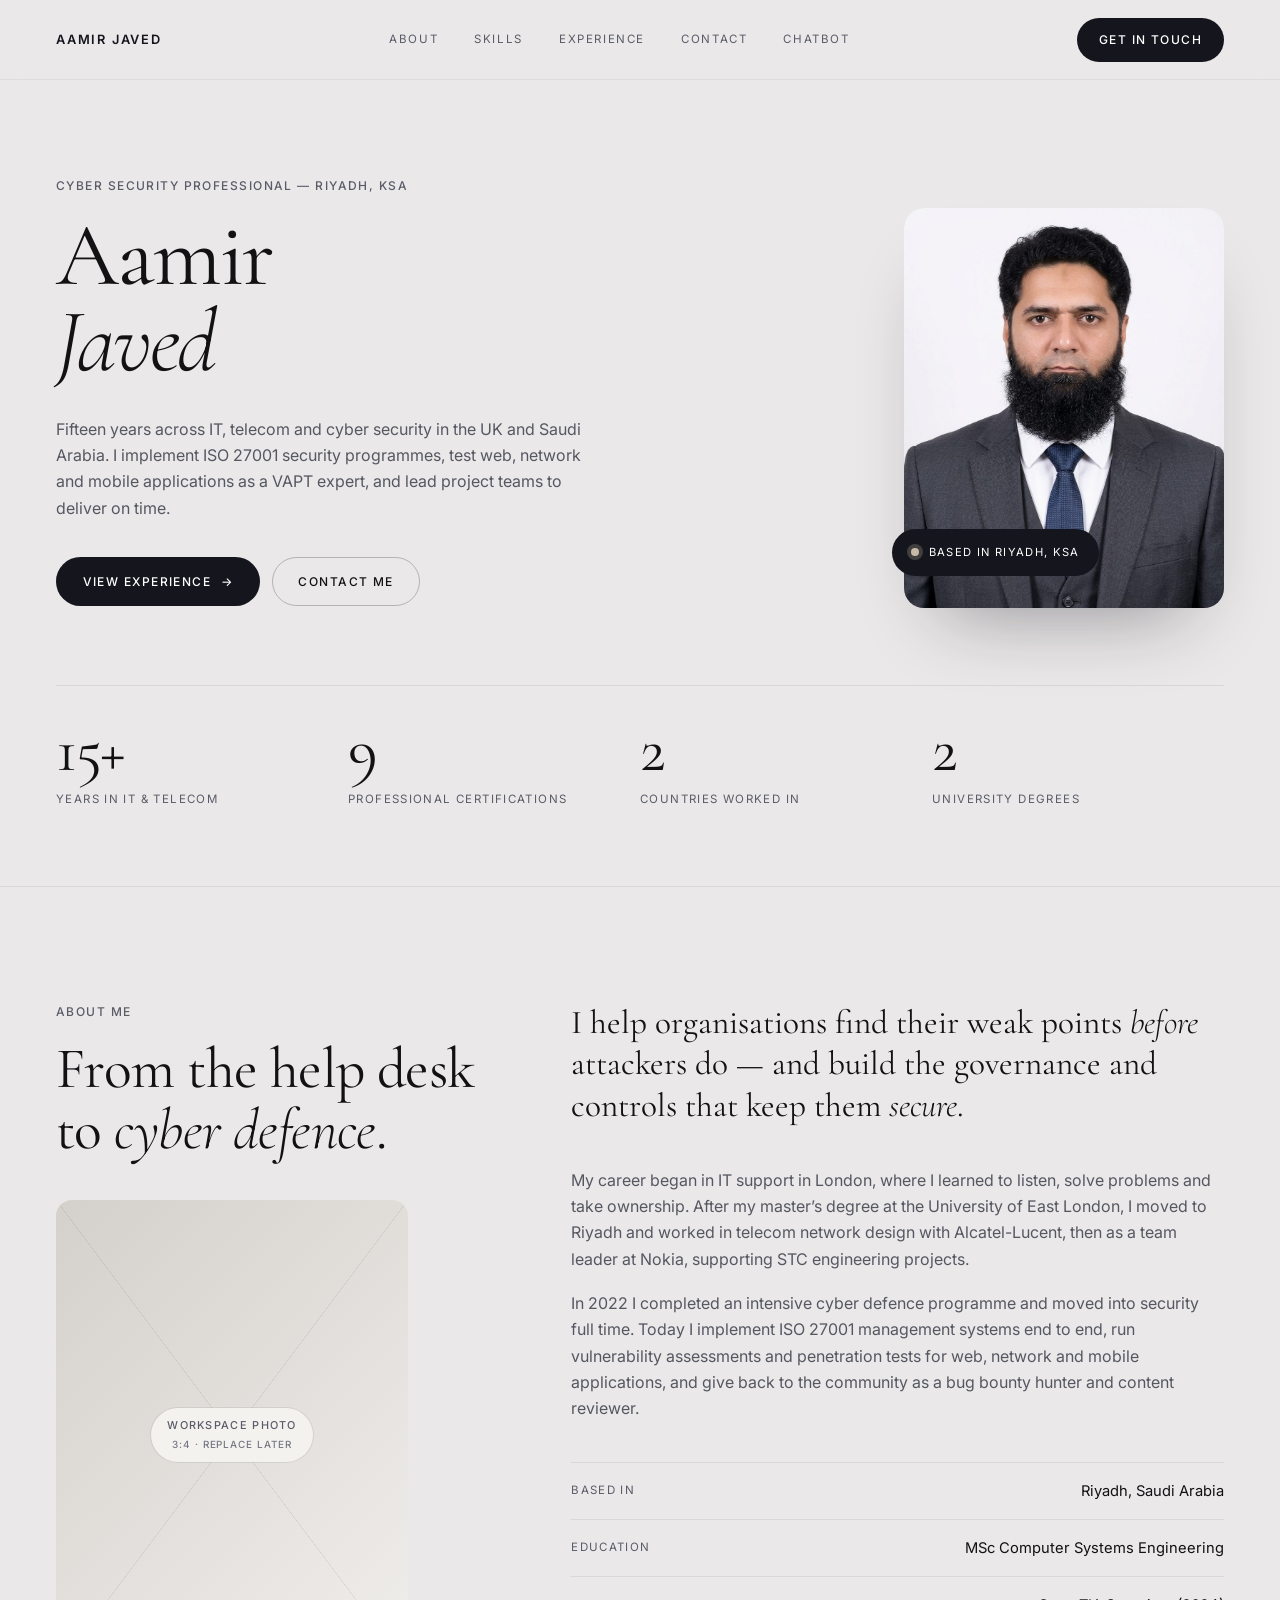
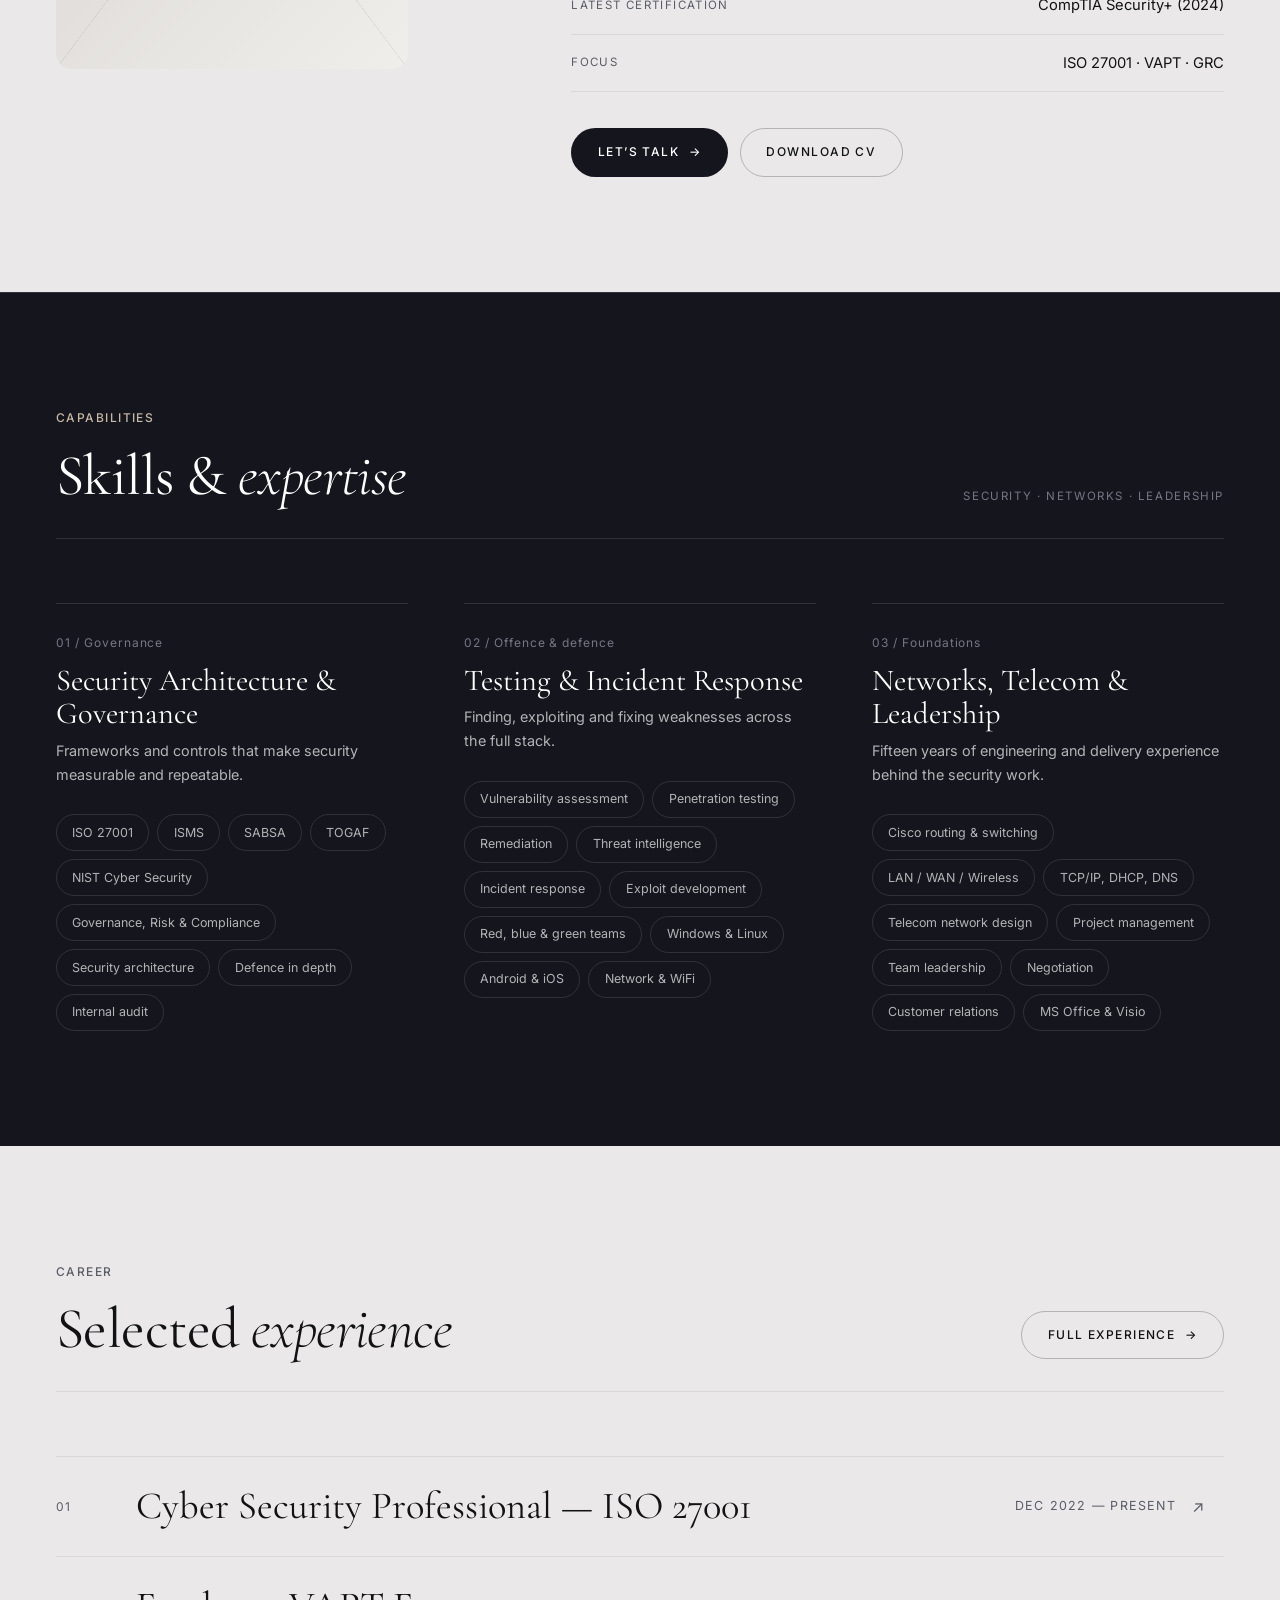
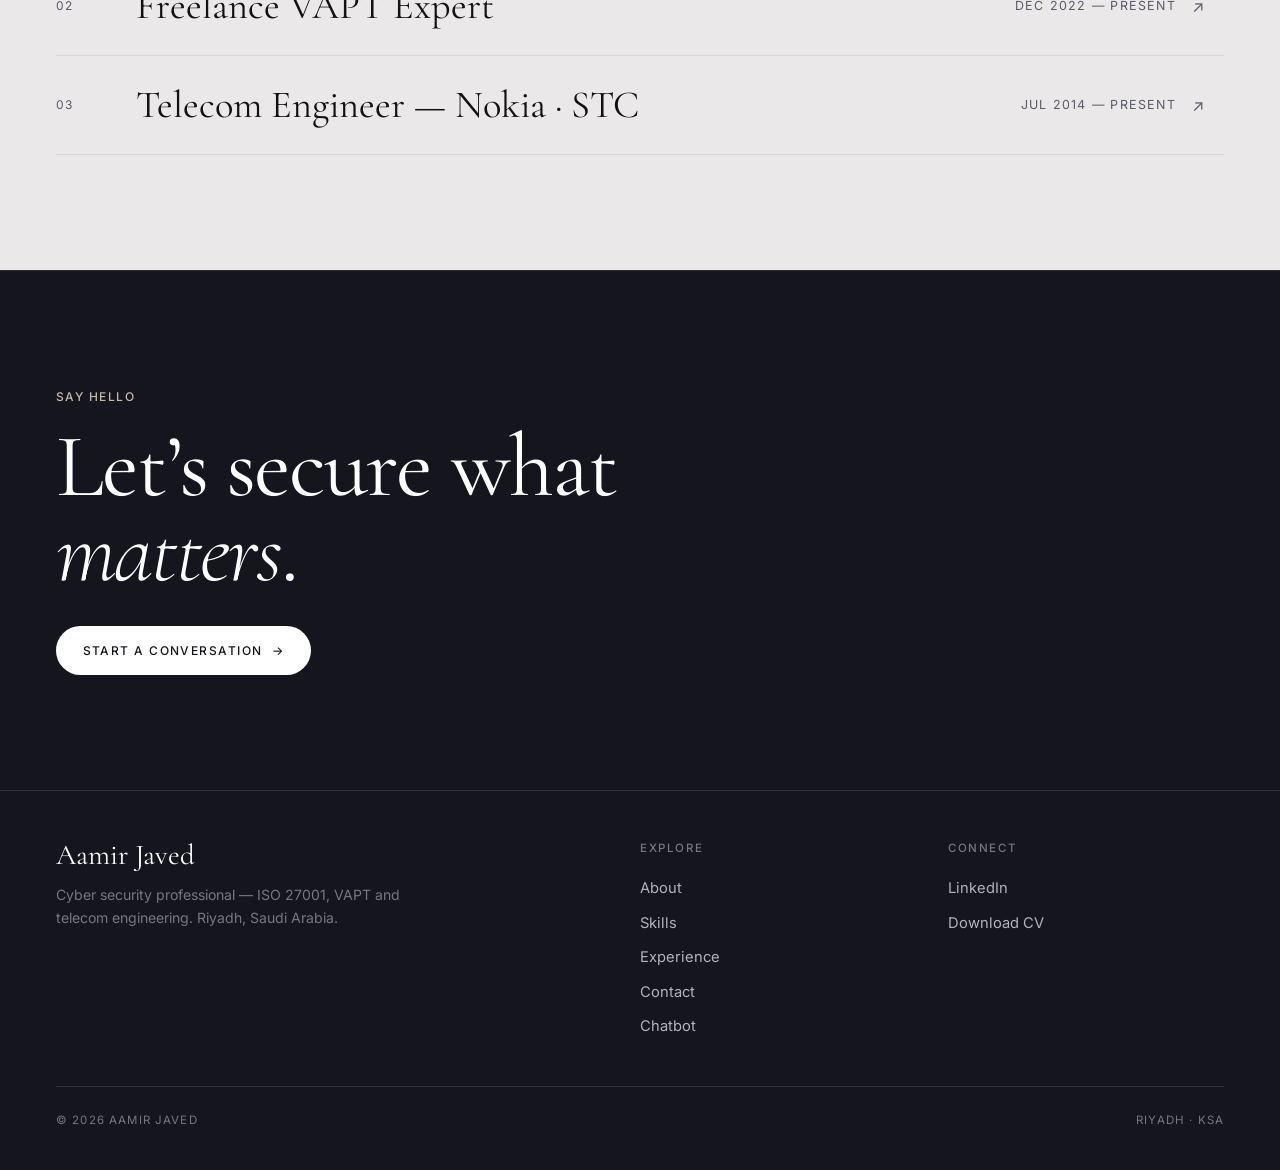
<file: index.html>
<!DOCTYPE html>
<html lang="en">
<head>
  <meta charset="utf-8">
  <meta name="viewport" content="width=device-width, initial-scale=1">
  <title>Aamir Javed — Cyber Security Professional</title>
  <meta name="description" content="Aamir Javed: cyber security professional with 15 years in IT and telecom. ISO 27001, VAPT, security architecture and telecom engineering.">
  <script>document.documentElement.classList.add('js');</script>
  <link rel="preconnect" href="https://fonts.googleapis.com">
  <link rel="preconnect" href="https://fonts.gstatic.com" crossorigin>
  <link href="https://fonts.googleapis.com/css2?family=Cormorant+Garamond:ital,wght@0,300;0,400;0,500;1,300;1,400&family=Inter:wght@300;400;500&display=swap" rel="stylesheet">
  <link rel="stylesheet" href="styles.css">
  <script src="script.js" defer></script>
</head>
<body>
  <a class="skip-link" href="#main">Skip to content</a>

  <!-- NAV -->
  <header class="nav">
    <div class="nav__inner">
      <a class="nav__brand" href="index.html">Aamir Javed</a>
      <nav class="nav__links" aria-label="Primary">
        <a href="index.html#about">About</a>
        <a href="index.html#skills">Skills</a>
        <a href="experience.html" data-page="experience.html">Experience</a>
        <a href="contact.html" data-page="contact.html">Contact</a>
        <a href="chatbot.html" data-page="chatbot.html">Chatbot</a>
      </nav>
      <a class="btn btn--solid nav__cta" href="chatbot.html">Get in touch</a>
      <button class="nav__toggle" aria-expanded="false" aria-controls="mobile-menu" aria-label="Open menu"><span></span><span></span></button>
    </div>
  </header>
  <div class="mobile-menu" id="mobile-menu">
    <a href="index.html#about">About</a>
    <a href="index.html#skills">Skills</a>
    <a href="experience.html">Experience</a>
    <a href="contact.html">Contact</a>
    <a href="chatbot.html">Chatbot</a>
    <small>Riyadh, Saudi Arabia</small>
  </div>

  <main id="main">

    <!-- [LIGHT] HERO -->
    <section class="section--light hero">
      <div class="wrap">
        <div class="hero__grid">
          <div>
            <span class="eyebrow reveal">Cyber Security Professional — Riyadh, KSA</span>
            <h1 class="text-billboard hero__title reveal" style="--d:.08s">
              Aamir<br><em>Javed</em>
            </h1>
            <div class="hero__intro reveal" style="--d:.16s">
              <p class="text-body">
                Fifteen years across IT, telecom and cyber security in the UK and Saudi Arabia.
                I implement ISO 27001 security programmes, test web, network and mobile applications
                as a VAPT expert, and lead project teams to deliver on time.
              </p>
              <div class="hero__actions">
                <a class="btn btn--solid" href="experience.html">View experience <span class="arrow">→</span></a>
                <a class="btn btn--ghost" href="contact.html">Contact me</a>
              </div>
            </div>
          </div>

          <div class="hero__media reveal" style="--d:.12s">
            <div class="photo ar-45">
              <img src="images/aamir-javed.jpg" alt="Portrait of Aamir Javed in a grey suit and blue tie" width="896" height="1195" fetchpriority="high">
            </div>
            <div class="hero__tag"><i></i> Based in Riyadh, KSA</div>
          </div>
        </div>

        <div class="stats">
          <div class="stat reveal">
            <div class="stat__num"><span data-count="15" data-suffix="+">15+</span></div>
            <div class="stat__label">Years in IT &amp; telecom</div>
          </div>
          <div class="stat reveal" style="--d:.06s">
            <div class="stat__num"><span data-count="9" data-suffix="">9</span></div>
            <div class="stat__label">Professional certifications</div>
          </div>
          <div class="stat reveal" style="--d:.12s">
            <div class="stat__num"><span data-count="2" data-suffix="">2</span></div>
            <div class="stat__label">Countries worked in</div>
          </div>
          <div class="stat reveal" style="--d:.18s">
            <div class="stat__num"><span data-count="2" data-suffix="">2</span></div>
            <div class="stat__label">University degrees</div>
          </div>
        </div>
      </div>
    </section>

    <!-- [LIGHT] ABOUT / MANIFESTO -->
    <section class="section section--light" id="about" style="border-top:1px solid var(--hair-light)">
      <div class="wrap">
        <div class="split">
          <div class="split__sticky reveal">
            <span class="eyebrow">About me</span>
            <h2 class="text-section-title">From the help desk to <em>cyber defence</em>.</h2>
            <div class="ph ar-34" style="margin-top:2.5rem;max-width:22rem" role="img" aria-label="Placeholder for a casual or workspace photo">
              <div class="ph__label">Workspace photo<span>3:4 · replace later</span></div>
            </div>
          </div>

          <div class="reveal" style="--d:.08s">
            <p class="text-lead">
              I help organisations find their weak points <em>before</em> attackers do — and build the
              governance and controls that keep them <em>secure</em>.
            </p>
            <div style="margin-top:2.5rem">
              <p class="text-body">
                My career began in IT support in London, where I learned to listen, solve problems and take ownership.
                After my master’s degree at the University of East London, I moved to Riyadh and worked in telecom network design
                with Alcatel-Lucent, then as a team leader at Nokia, supporting STC engineering projects.
              </p>
              <p class="text-body">
                In 2022 I completed an intensive cyber defence programme and moved into security full time. Today I implement
                ISO 27001 management systems end to end, run vulnerability assessments and penetration tests for web, network and
                mobile applications, and give back to the community as a bug bounty hunter and content reviewer.
              </p>
            </div>

            <dl class="facts">
              <div><dt>Based in</dt><dd>Riyadh, Saudi Arabia</dd></div>
              <div><dt>Education</dt><dd>MSc Computer Systems Engineering</dd></div>
              <div><dt>Latest certification</dt><dd>CompTIA Security+ (2024)</dd></div>
              <div><dt>Focus</dt><dd>ISO 27001 · VAPT · GRC</dd></div>
            </dl>

            <div class="hero__actions">
              <a class="btn btn--solid" href="contact.html">Let’s talk <span class="arrow">→</span></a>
              <a class="btn btn--ghost" href="AAMIR%20JAVED%20CV_cs.docx" download>Download CV</a>
            </div>
          </div>
        </div>
      </div>
    </section>

    <!-- [DARK] SKILLS -->
    <section class="section section--dark" id="skills">
      <div class="wrap">
        <div class="sec-head reveal">
          <div>
            <span class="eyebrow">Capabilities</span>
            <h2 class="text-section-title">Skills &amp; <em>expertise</em></h2>
          </div>
          <p class="sec-head__meta">Security · Networks · Leadership</p>
        </div>

        <div class="skills-grid">
          <div class="skill-col reveal">
            <span class="skill-col__index">01 / Governance</span>
            <h3 class="skill-col__title">Security Architecture &amp; Governance</h3>
            <p class="skill-col__desc">Frameworks and controls that make security measurable and repeatable.</p>
            <div class="tags">
              <span class="tag">ISO 27001</span>
              <span class="tag">ISMS</span>
              <span class="tag">SABSA</span>
              <span class="tag">TOGAF</span>
              <span class="tag">NIST Cyber Security</span>
              <span class="tag">Governance, Risk &amp; Compliance</span>
              <span class="tag">Security architecture</span>
              <span class="tag">Defence in depth</span>
              <span class="tag">Internal audit</span>
            </div>
          </div>

          <div class="skill-col reveal" style="--d:.1s">
            <span class="skill-col__index">02 / Offence &amp; defence</span>
            <h3 class="skill-col__title">Testing &amp; Incident Response</h3>
            <p class="skill-col__desc">Finding, exploiting and fixing weaknesses across the full stack.</p>
            <div class="tags">
              <span class="tag">Vulnerability assessment</span>
              <span class="tag">Penetration testing</span>
              <span class="tag">Remediation</span>
              <span class="tag">Threat intelligence</span>
              <span class="tag">Incident response</span>
              <span class="tag">Exploit development</span>
              <span class="tag">Red, blue &amp; green teams</span>
              <span class="tag">Windows &amp; Linux</span>
              <span class="tag">Android &amp; iOS</span>
              <span class="tag">Network &amp; WiFi</span>
            </div>
          </div>

          <div class="skill-col reveal" style="--d:.2s">
            <span class="skill-col__index">03 / Foundations</span>
            <h3 class="skill-col__title">Networks, Telecom &amp; Leadership</h3>
            <p class="skill-col__desc">Fifteen years of engineering and delivery experience behind the security work.</p>
            <div class="tags">
              <span class="tag">Cisco routing &amp; switching</span>
              <span class="tag">LAN / WAN / Wireless</span>
              <span class="tag">TCP/IP, DHCP, DNS</span>
              <span class="tag">Telecom network design</span>
              <span class="tag">Project management</span>
              <span class="tag">Team leadership</span>
              <span class="tag">Negotiation</span>
              <span class="tag">Customer relations</span>
              <span class="tag">MS Office &amp; Visio</span>
            </div>
          </div>
        </div>
      </div>
    </section>

    <!-- [LIGHT] EXPERIENCE PREVIEW -->
    <section class="section section--light" id="experience-preview">
      <div class="wrap">
        <div class="sec-head reveal">
          <div>
            <span class="eyebrow">Career</span>
            <h2 class="text-section-title">Selected <em>experience</em></h2>
          </div>
          <a class="btn btn--ghost" href="experience.html">Full experience <span class="arrow">→</span></a>
        </div>

        <div class="index-list reveal">
          <a class="index-item" href="experience.html">
            <span class="index-item__num">01</span>
            <span class="index-item__title">Cyber Security Professional — ISO 27001</span>
            <span class="index-item__meta">Dec 2022 — Present</span>
            <span class="index-item__arrow" aria-hidden="true"></span>
          </a>
          <a class="index-item" href="experience.html">
            <span class="index-item__num">02</span>
            <span class="index-item__title">Freelance VAPT Expert</span>
            <span class="index-item__meta">Dec 2022 — Present</span>
            <span class="index-item__arrow" aria-hidden="true"></span>
          </a>
          <a class="index-item" href="experience.html">
            <span class="index-item__num">03</span>
            <span class="index-item__title">Telecom Engineer — Nokia · STC</span>
            <span class="index-item__meta">Jul 2014 — Present</span>
            <span class="index-item__arrow" aria-hidden="true"></span>
          </a>
        </div>
      </div>
    </section>

    <!-- [DARK] CALL-OUT -->
    <section class="section section--dark">
      <div class="wrap callout">
        <span class="eyebrow reveal">Say hello</span>
        <h2 class="text-billboard callout__title reveal" style="--d:.08s">Let’s secure what <em>matters</em>.</h2>
        <div class="reveal" style="--d:.16s">
          <a class="btn btn--light" href="contact.html">Start a conversation <span class="arrow">→</span></a>
        </div>
      </div>
    </section>
  </main>

  <!-- [DARK] FOOTER -->
  <footer class="footer">
    <div class="wrap">
      <div class="footer__grid">
        <div>
          <div class="footer__brand">Aamir Javed</div>
          <p>Cyber security professional — ISO 27001, VAPT and telecom engineering. Riyadh, Saudi Arabia.</p>
        </div>
        <div>
          <h4>Explore</h4>
          <ul>
            <li><a href="index.html#about">About</a></li>
            <li><a href="index.html#skills">Skills</a></li>
            <li><a href="experience.html">Experience</a></li>
            <li><a href="contact.html">Contact</a></li>
            <li><a href="chatbot.html">Chatbot</a></li>
          </ul>
        </div>
        <div>
          <h4>Connect</h4>
          <ul>
            <li><a href="https://www.linkedin.com/in/aamir-javed-289a09279" target="_blank" rel="noopener">LinkedIn</a></li>
            <li><a href="AAMIR%20JAVED%20CV_cs.docx" download>Download CV</a></li>
          </ul>
        </div>
      </div>
      <div class="footer__base">
        <span>© <span data-year>2026</span> Aamir Javed</span>
        <span>Riyadh · KSA</span>
      </div>
    </div>
  </footer>
</body>
</html>
</file>
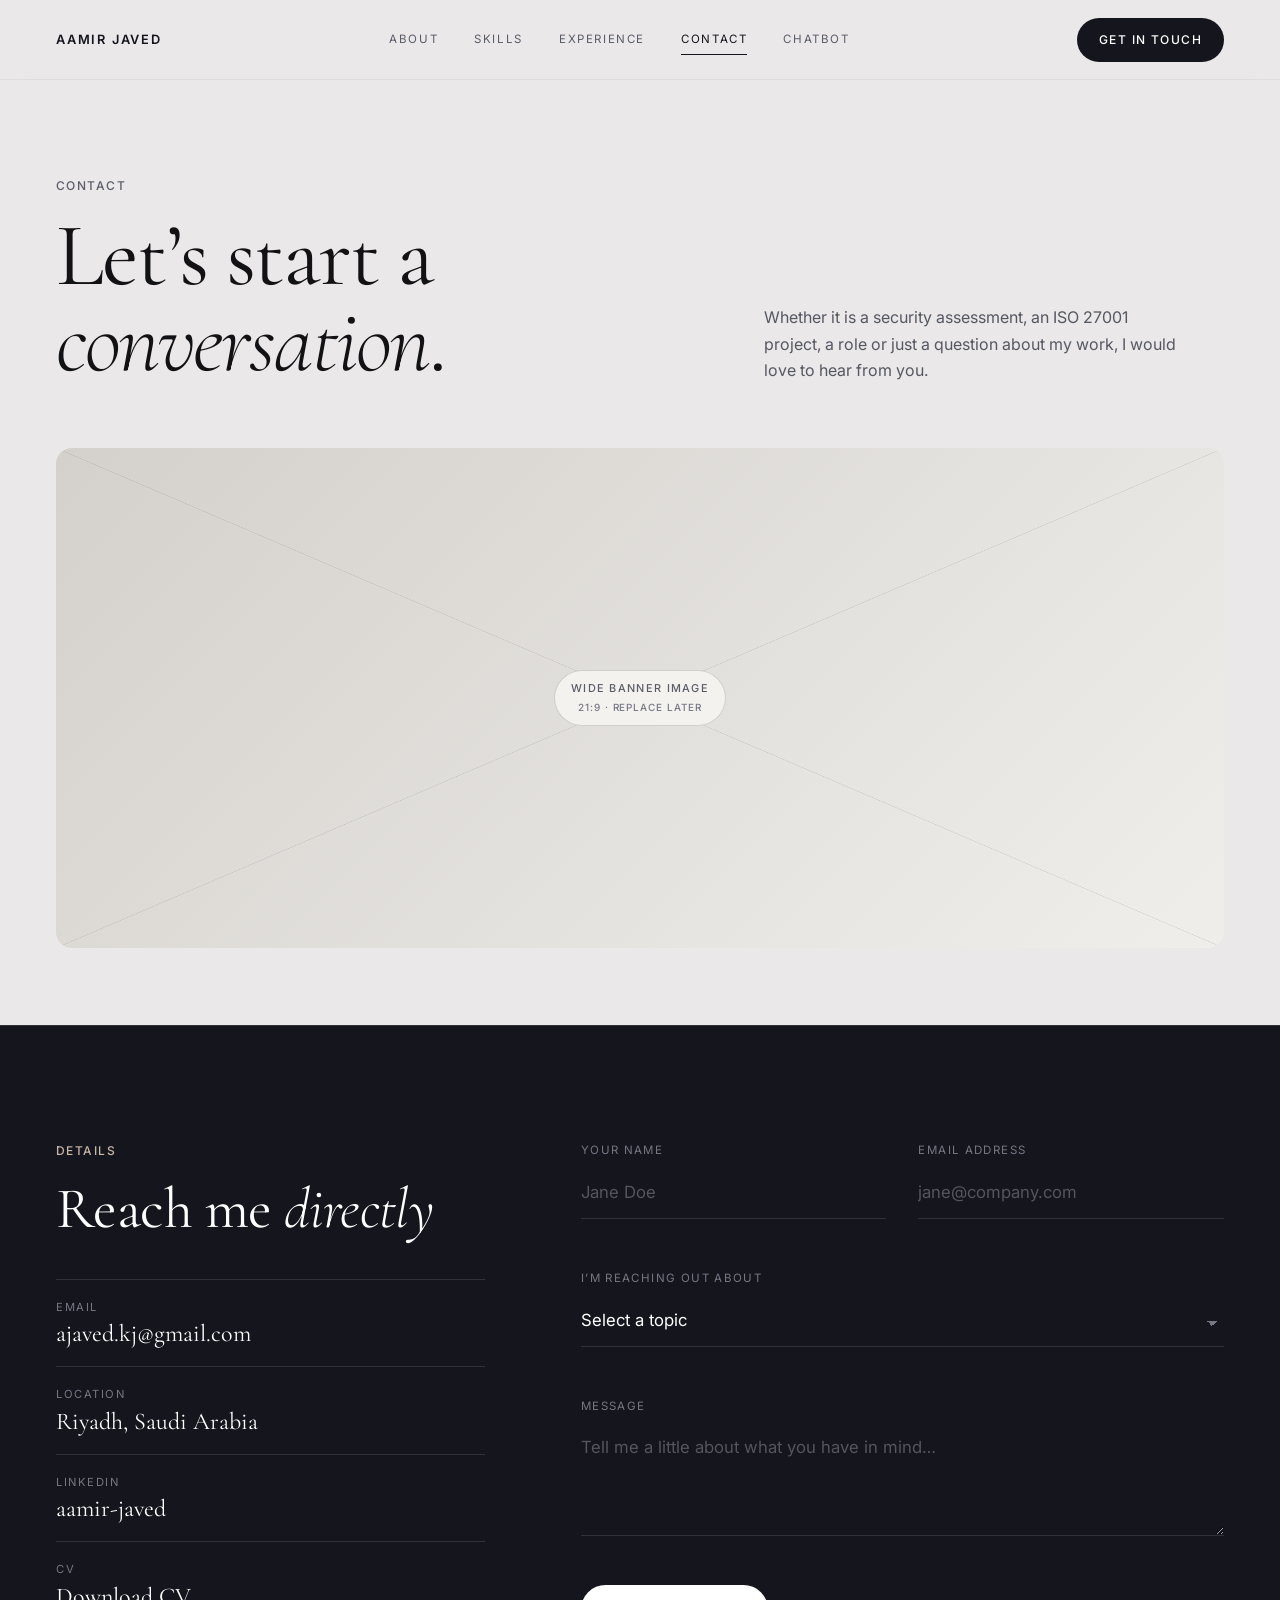
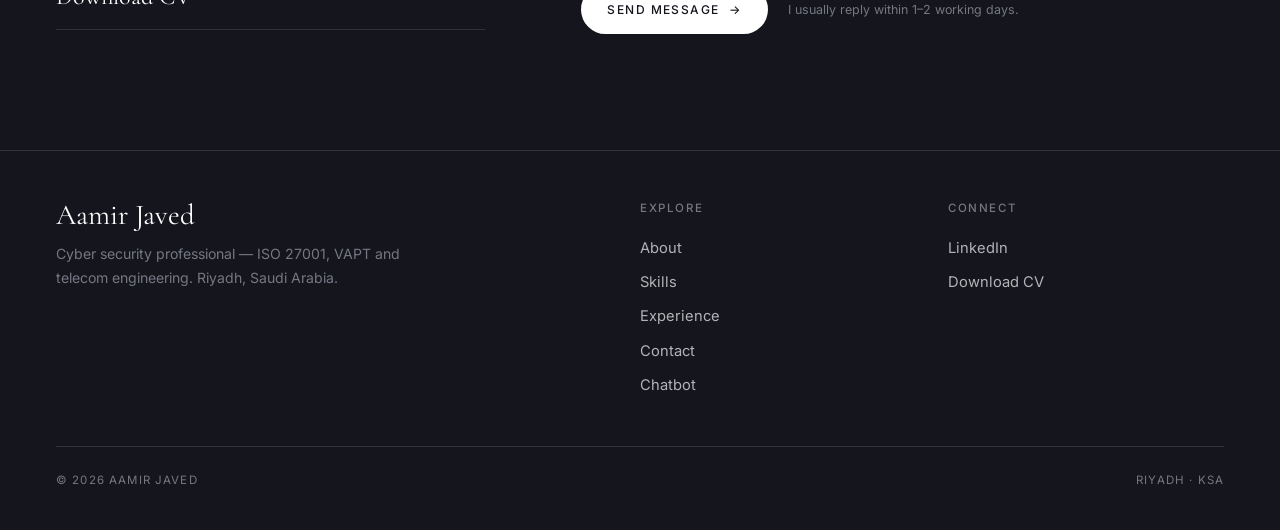
<file: contact.html>
<!DOCTYPE html>
<html lang="en">
<head>
  <meta charset="utf-8">
  <meta name="viewport" content="width=device-width, initial-scale=1">
  <title>Contact — Aamir Javed</title>
  <meta name="description" content="Get in touch with Aamir Javed about cyber security roles, VAPT or ISO 27001 projects, or collaboration.">
  <script>document.documentElement.classList.add('js');</script>
  <link rel="preconnect" href="https://fonts.googleapis.com">
  <link rel="preconnect" href="https://fonts.gstatic.com" crossorigin>
  <link href="https://fonts.googleapis.com/css2?family=Cormorant+Garamond:ital,wght@0,300;0,400;0,500;1,300;1,400&family=Inter:wght@300;400;500&display=swap" rel="stylesheet">
  <link rel="stylesheet" href="styles.css">
  <script src="script.js" defer></script>
</head>
<body>
  <a class="skip-link" href="#main">Skip to content</a>

  <!-- NAV -->
  <header class="nav">
    <div class="nav__inner">
      <a class="nav__brand" href="index.html">Aamir Javed</a>
      <nav class="nav__links" aria-label="Primary">
        <a href="index.html#about">About</a>
        <a href="index.html#skills">Skills</a>
        <a href="experience.html" data-page="experience.html">Experience</a>
        <a href="contact.html" data-page="contact.html">Contact</a>
        <a href="chatbot.html" data-page="chatbot.html">Chatbot</a>
      </nav>
      <a class="btn btn--solid nav__cta" href="chatbot.html">Get in touch</a>
      <button class="nav__toggle" aria-expanded="false" aria-controls="mobile-menu" aria-label="Open menu"><span></span><span></span></button>
    </div>
  </header>
  <div class="mobile-menu" id="mobile-menu">
    <a href="index.html#about">About</a>
    <a href="index.html#skills">Skills</a>
    <a href="experience.html">Experience</a>
    <a href="contact.html">Contact</a>
    <a href="chatbot.html">Chatbot</a>
    <small>Riyadh, Saudi Arabia</small>
  </div>

  <main id="main">

    <!-- [LIGHT] PAGE HEADER -->
    <section class="section--light page-head">
      <div class="wrap">
        <div class="page-head__grid">
          <div>
            <span class="eyebrow reveal">Contact</span>
            <h1 class="text-billboard reveal" style="--d:.08s">Let’s start a<br><em>conversation</em>.</h1>
          </div>
          <div class="reveal" style="--d:.16s">
            <p class="text-body" style="max-width:26rem">
              Whether it is a security assessment, an ISO 27001 project, a role or just a question about my work, I would love to hear from you.
            </p>
          </div>
        </div>
        <div class="ph ar-219 reveal" style="margin-top:clamp(2.5rem,5vw,4rem)" role="img" aria-label="Placeholder for a wide workspace or city photo">
          <div class="ph__label">Wide banner image<span>21:9 · replace later</span></div>
        </div>
      </div>
    </section>

    <!-- [DARK] CONTACT FORM + DETAILS -->
    <section class="section section--dark">
      <div class="wrap">
        <div class="contact-grid">

          <div class="reveal">
            <span class="eyebrow">Details</span>
            <h2 class="text-section-title">Reach me <em>directly</em></h2>
            <ul class="contact-list">
              <li><span>Email</span><a href="mailto:ajaved.kj@gmail.com">ajaved.kj@gmail.com</a></li>
              <li><span>Location</span><p>Riyadh, Saudi Arabia</p></li>
              <li><span>LinkedIn</span><a href="https://www.linkedin.com/in/aamir-javed-289a09279" target="_blank" rel="noopener">aamir-javed</a></li>
              <li><span>CV</span><a href="AAMIR%20JAVED%20CV_cs.docx" download>Download CV</a></li>
            </ul>
          </div>

          <div class="reveal" style="--d:.1s">
            <form id="contact-form" class="form" novalidate>
              <div class="form__row">
                <div class="field">
                  <label for="name">Your name</label>
                  <input id="name" name="name" type="text" autocomplete="name" placeholder="Jane Doe" required>
                  <span class="field__error" aria-live="polite"></span>
                </div>
                <div class="field">
                  <label for="email">Email address</label>
                  <input id="email" name="email" type="email" autocomplete="email" placeholder="jane@company.com" required>
                  <span class="field__error" aria-live="polite"></span>
                </div>
              </div>
              <div class="field">
                <label for="subject">I’m reaching out about</label>
                <select id="subject" name="subject" required>
                  <option value="">Select a topic</option>
                  <option>A job opportunity</option>
                  <option>Security assessment (VAPT)</option>
                  <option>ISO 27001 / ISMS project</option>
                  <option>Collaboration</option>
                  <option>Something else</option>
                </select>
                <span class="field__error" aria-live="polite"></span>
              </div>
              <div class="field">
                <label for="message">Message</label>
                <textarea id="message" name="message" placeholder="Tell me a little about what you have in mind…" required></textarea>
                <span class="field__error" aria-live="polite"></span>
              </div>
              <div class="form__foot">
                <button class="btn btn--light" type="submit">Send message <span class="arrow">→</span></button>
                <span class="form__note">I usually reply within 1–2 working days.</span>
              </div>
            </form>

            <div class="form-success" id="form-success" role="status">
              <h3>Thank you — message received.</h3>
              <p>This is a demo form, so nothing was actually sent. Once the site goes live this will reach my inbox.</p>
              <p style="margin-top:1.25rem"><button class="btn btn--ghost-dark" type="button" id="form-reset">Send another</button></p>
            </div>
          </div>

        </div>
      </div>
    </section>
  </main>

  <!-- [DARK] FOOTER -->
  <footer class="footer">
    <div class="wrap">
      <div class="footer__grid">
        <div>
          <div class="footer__brand">Aamir Javed</div>
          <p>Cyber security professional — ISO 27001, VAPT and telecom engineering. Riyadh, Saudi Arabia.</p>
        </div>
        <div>
          <h4>Explore</h4>
          <ul>
            <li><a href="index.html#about">About</a></li>
            <li><a href="index.html#skills">Skills</a></li>
            <li><a href="experience.html">Experience</a></li>
            <li><a href="contact.html">Contact</a></li>
            <li><a href="chatbot.html">Chatbot</a></li>
          </ul>
        </div>
        <div>
          <h4>Connect</h4>
          <ul>
            <li><a href="https://www.linkedin.com/in/aamir-javed-289a09279" target="_blank" rel="noopener">LinkedIn</a></li>
            <li><a href="AAMIR%20JAVED%20CV_cs.docx" download>Download CV</a></li>
          </ul>
        </div>
      </div>
      <div class="footer__base">
        <span>© <span data-year>2026</span> Aamir Javed</span>
        <span>Riyadh · KSA</span>
      </div>
    </div>
  </footer>
</body>
</html>
</file>
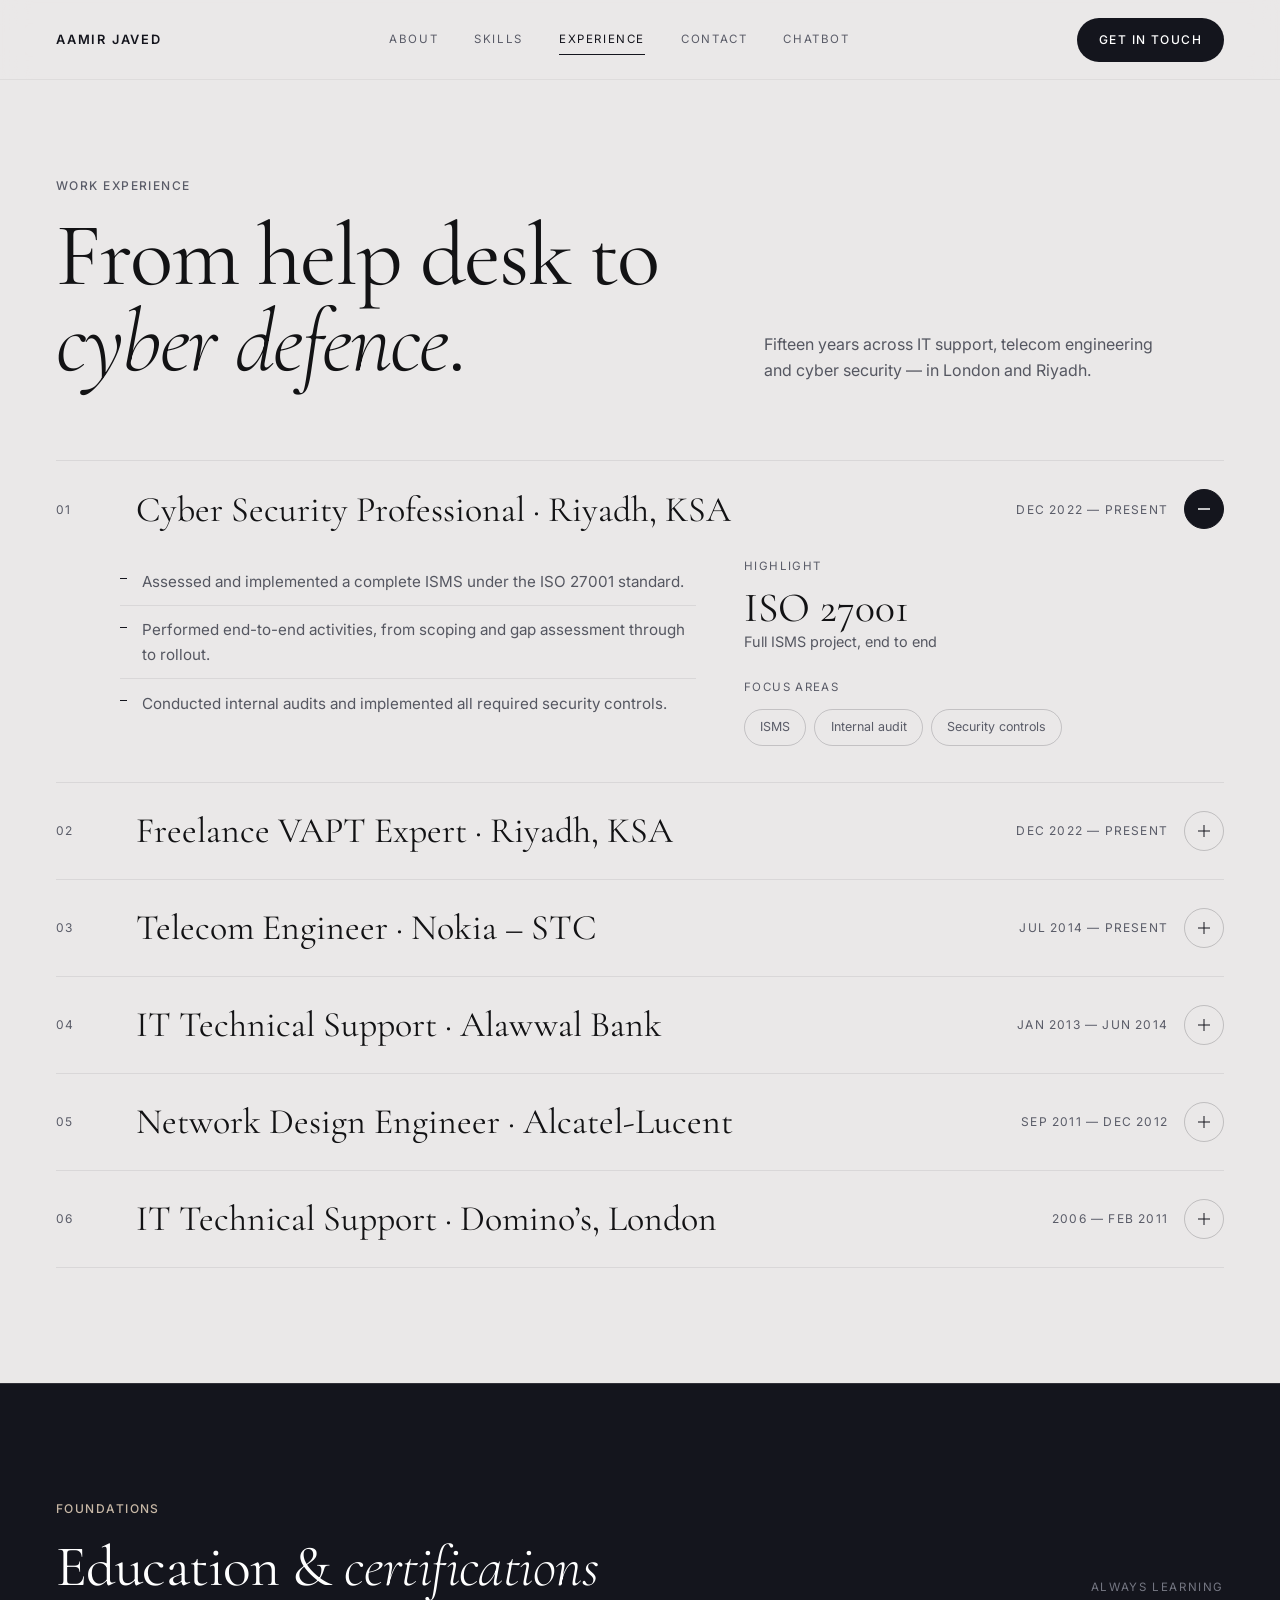
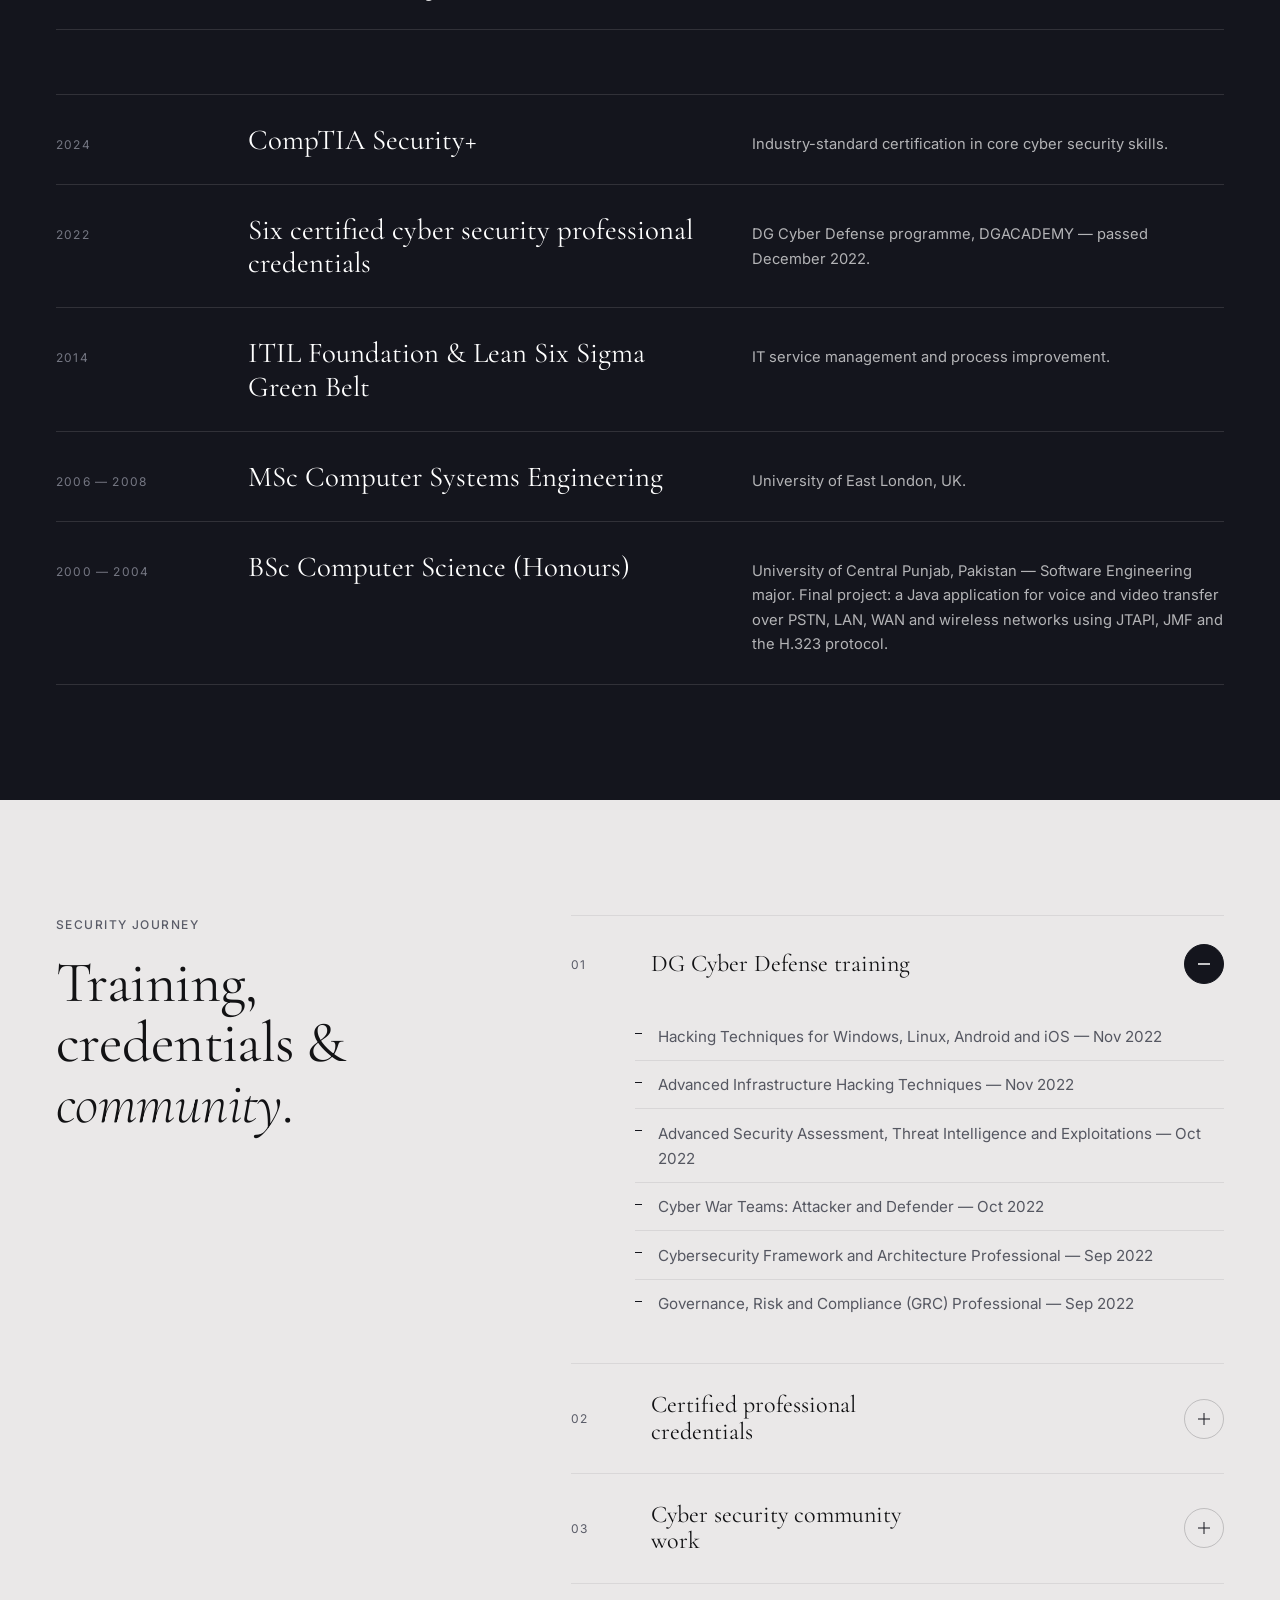
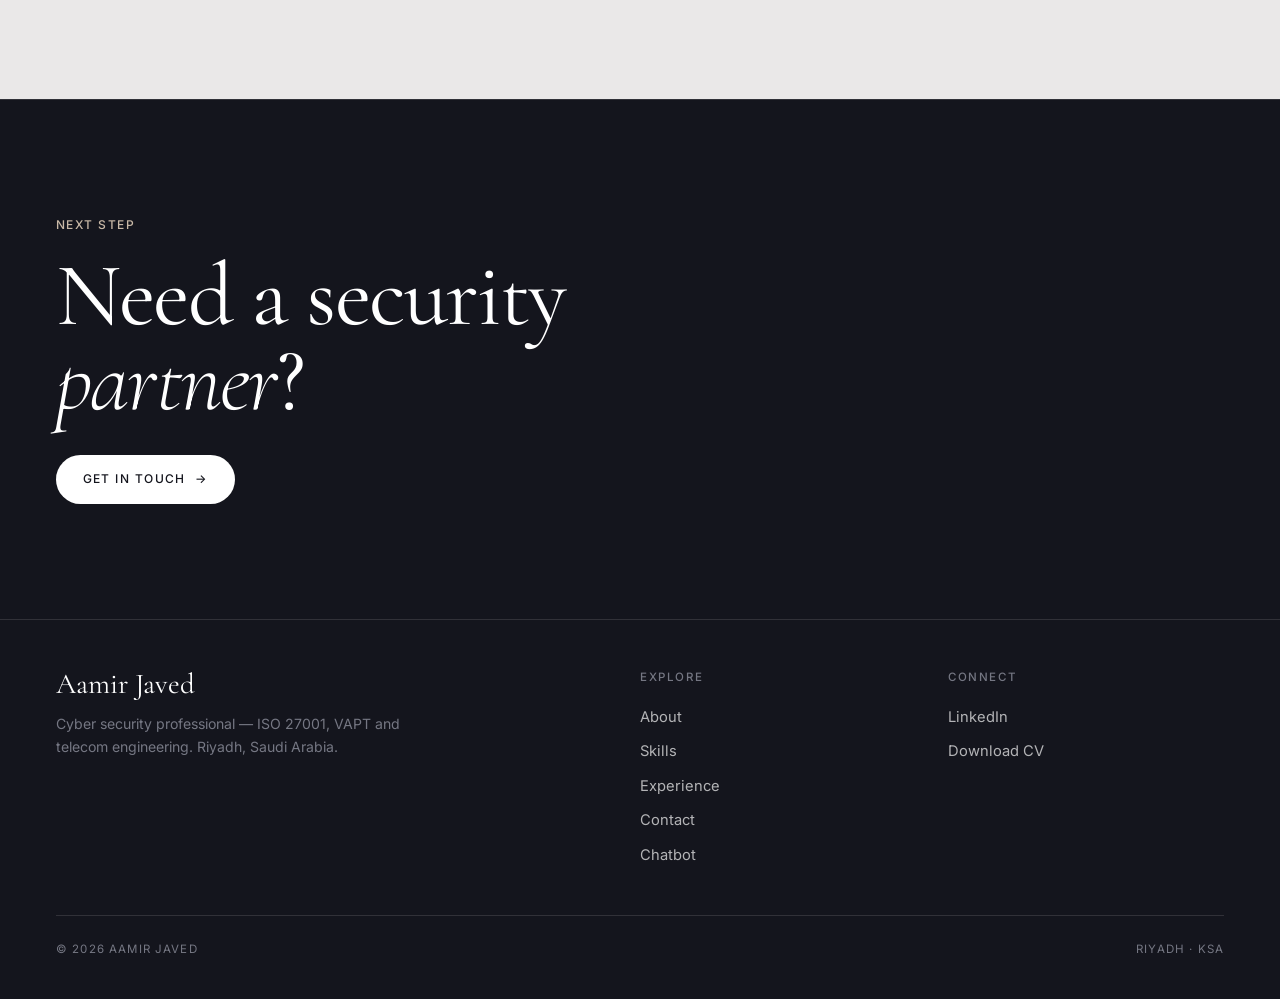
<file: experience.html>
<!DOCTYPE html>
<html lang="en">
<head>
  <meta charset="utf-8">
  <meta name="viewport" content="width=device-width, initial-scale=1">
  <title>Experience — Aamir Javed</title>
  <meta name="description" content="Work experience, education and certifications of Aamir Javed: cyber security, telecom engineering and IT support.">
  <script>document.documentElement.classList.add('js');</script>
  <link rel="preconnect" href="https://fonts.googleapis.com">
  <link rel="preconnect" href="https://fonts.gstatic.com" crossorigin>
  <link href="https://fonts.googleapis.com/css2?family=Cormorant+Garamond:ital,wght@0,300;0,400;0,500;1,300;1,400&family=Inter:wght@300;400;500&display=swap" rel="stylesheet">
  <link rel="stylesheet" href="styles.css">
  <script src="script.js" defer></script>
</head>
<body>
  <a class="skip-link" href="#main">Skip to content</a>

  <!-- NAV -->
  <header class="nav">
    <div class="nav__inner">
      <a class="nav__brand" href="index.html">Aamir Javed</a>
      <nav class="nav__links" aria-label="Primary">
        <a href="index.html#about">About</a>
        <a href="index.html#skills">Skills</a>
        <a href="experience.html" data-page="experience.html">Experience</a>
        <a href="contact.html" data-page="contact.html">Contact</a>
        <a href="chatbot.html" data-page="chatbot.html">Chatbot</a>
      </nav>
      <a class="btn btn--solid nav__cta" href="chatbot.html">Get in touch</a>
      <button class="nav__toggle" aria-expanded="false" aria-controls="mobile-menu" aria-label="Open menu"><span></span><span></span></button>
    </div>
  </header>
  <div class="mobile-menu" id="mobile-menu">
    <a href="index.html#about">About</a>
    <a href="index.html#skills">Skills</a>
    <a href="experience.html">Experience</a>
    <a href="contact.html">Contact</a>
    <a href="chatbot.html">Chatbot</a>
    <small>Riyadh, Saudi Arabia</small>
  </div>

  <main id="main">

    <!-- [LIGHT] PAGE HEADER -->
    <section class="section--light page-head">
      <div class="wrap">
        <div class="page-head__grid">
          <div>
            <span class="eyebrow reveal">Work experience</span>
            <h1 class="text-billboard reveal" style="--d:.08s">From help desk to<br><em>cyber defence</em>.</h1>
          </div>
          <p class="text-body reveal" style="--d:.16s;max-width:26rem">
            Fifteen years across IT support, telecom engineering and cyber security — in London and Riyadh.
          </p>
        </div>
      </div>
    </section>

    <!-- [LIGHT] EXPERIENCE ACCORDION -->
    <section class="section section--light" style="padding-top:0">
      <div class="wrap">
        <div class="accordion reveal" data-accordion="single">

          <!-- 01 -->
          <div class="acc-item">
            <button class="acc-btn" id="role1-btn" aria-expanded="true" aria-controls="role1">
              <span class="acc-btn__num">01</span>
              <span class="acc-btn__title">Cyber Security Professional · Riyadh, KSA</span>
              <span class="acc-btn__meta">Dec 2022 — Present</span>
              <span class="acc-btn__icon" aria-hidden="true"></span>
            </button>
            <div class="acc-panel" id="role1" role="region" aria-labelledby="role1-btn">
              <div class="acc-panel__inner">
                <div class="acc-panel__body">
                  <ul class="role-list">
                    <li>Assessed and implemented a complete ISMS under the ISO 27001 standard.</li>
                    <li>Performed end-to-end activities, from scoping and gap assessment through to rollout.</li>
                    <li>Conducted internal audits and implemented all required security controls.</li>
                  </ul>
                  <div>
                    <div class="role-side">
                      <span class="role-side__label">Highlight</span>
                      <div class="role-kpi">ISO 27001</div>
                      <p class="text-body" style="font-size:.9rem">Full ISMS project, end to end</p>
                    </div>
                    <div class="role-side">
                      <span class="role-side__label">Focus areas</span>
                      <div class="tags tags--light"><span class="tag">ISMS</span><span class="tag">Internal audit</span><span class="tag">Security controls</span></div>
                    </div>
                  </div>
                </div>
              </div>
            </div>
          </div>

          <!-- 02 -->
          <div class="acc-item">
            <button class="acc-btn" id="role2-btn" aria-expanded="false" aria-controls="role2">
              <span class="acc-btn__num">02</span>
              <span class="acc-btn__title">Freelance VAPT Expert · Riyadh, KSA</span>
              <span class="acc-btn__meta">Dec 2022 — Present</span>
              <span class="acc-btn__icon" aria-hidden="true"></span>
            </button>
            <div class="acc-panel" id="role2" role="region" aria-labelledby="role2-btn">
              <div class="acc-panel__inner">
                <div class="acc-panel__body">
                  <ul class="role-list">
                    <li>Deliver full-stack vulnerability assessment and penetration testing (VAPT) projects.</li>
                    <li>Cover web applications, networks and mobile applications.</li>
                    <li>Provide remediation guidance so that findings are fixed, not just reported.</li>
                  </ul>
                  <div>
                    <div class="role-side">
                      <span class="role-side__label">Highlight</span>
                      <div class="role-kpi">Full stack</div>
                      <p class="text-body" style="font-size:.9rem">Web, network and mobile testing</p>
                    </div>
                    <div class="role-side">
                      <span class="role-side__label">Focus areas</span>
                      <div class="tags tags--light"><span class="tag">VAPT</span><span class="tag">Web</span><span class="tag">Networks</span><span class="tag">Mobile</span></div>
                    </div>
                  </div>
                </div>
              </div>
            </div>
          </div>

          <!-- 03 -->
          <div class="acc-item">
            <button class="acc-btn" id="role3-btn" aria-expanded="false" aria-controls="role3">
              <span class="acc-btn__num">03</span>
              <span class="acc-btn__title">Telecom Engineer · Nokia – STC</span>
              <span class="acc-btn__meta">Jul 2014 — Present</span>
              <span class="acc-btn__icon" aria-hidden="true"></span>
            </button>
            <div class="acc-panel" id="role3" role="region" aria-labelledby="role3-btn">
              <div class="acc-panel__inner">
                <div class="acc-panel__body">
                  <ul class="role-list">
                    <li>Team leader for STC engineering documentation; clear blocking issues with the design team and technical reviewers.</li>
                    <li>Manage incoming work from STC, setting priorities for the jobs that can be delivered.</li>
                    <li>Use network engineering tools to design Methods of Procedure (MOP).</li>
                    <li>Assign and coordinate work across the engineering team, and design and support implementation.</li>
                    <li>Coordinate with STC project managers and Nokia engineering; attend reporting and progress meetings.</li>
                    <li>Prepare and maintain detailed project reports.</li>
                  </ul>
                  <div>
                    <div class="role-side">
                      <span class="role-side__label">Highlight</span>
                      <div class="role-kpi">Team lead</div>
                      <p class="text-body" style="font-size:.9rem">STC engineering documentation</p>
                    </div>
                    <div class="role-side">
                      <span class="role-side__label">Focus areas</span>
                      <div class="tags tags--light"><span class="tag">Telecom</span><span class="tag">MOP design</span><span class="tag">Reporting</span><span class="tag">Coordination</span></div>
                    </div>
                  </div>
                </div>
              </div>
            </div>
          </div>

          <!-- 04 -->
          <div class="acc-item">
            <button class="acc-btn" id="role4-btn" aria-expanded="false" aria-controls="role4">
              <span class="acc-btn__num">04</span>
              <span class="acc-btn__title">IT Technical Support · Alawwal Bank</span>
              <span class="acc-btn__meta">Jan 2013 — Jun 2014</span>
              <span class="acc-btn__icon" aria-hidden="true"></span>
            </button>
            <div class="acc-panel" id="role4" role="region" aria-labelledby="role4-btn">
              <div class="acc-panel__inner">
                <div class="acc-panel__body">
                  <ul class="role-list">
                    <li>Reported directly to the IT Manager; first point of contact for all IT and technical queries.</li>
                    <li>Installed and configured hardware, operating systems and applications; set up user accounts and resolved password issues.</li>
                    <li>Worked in a TCP/IP network environment including DHCP and DNS; configured backup and restore procedures.</li>
                    <li>Diagnosed and resolved hardware, software and network faults, and liaised with third-party specialists.</li>
                    <li>Allocated work to team staff and delivered induction training for new staff.</li>
                  </ul>
                  <div>
                    <div class="role-side">
                      <span class="role-side__label">Highlight</span>
                      <div class="role-kpi">1st line</div>
                      <p class="text-body" style="font-size:.9rem">Point of contact for all IT queries</p>
                    </div>
                    <div class="role-side">
                      <span class="role-side__label">Focus areas</span>
                      <div class="tags tags--light"><span class="tag">IT support</span><span class="tag">TCP/IP</span><span class="tag">Backup &amp; restore</span></div>
                    </div>
                  </div>
                </div>
              </div>
            </div>
          </div>

          <!-- 05 -->
          <div class="acc-item">
            <button class="acc-btn" id="role5-btn" aria-expanded="false" aria-controls="role5">
              <span class="acc-btn__num">05</span>
              <span class="acc-btn__title">Network Design Engineer · Alcatel-Lucent</span>
              <span class="acc-btn__meta">Sep 2011 — Dec 2012</span>
              <span class="acc-btn__icon" aria-hidden="true"></span>
            </button>
            <div class="acc-panel" id="role5" role="region" aria-labelledby="role5-btn">
              <div class="acc-panel__inner">
                <div class="acc-panel__body">
                  <ul class="role-list">
                    <li>Designed Methods of Procedure (MOP) for ALU 9100 multi-standard base stations and ALU 9500 microwave packet radio equipment.</li>
                    <li>Migrated RF site information into network engineering tools per Site Change Orders, delivering Single RAN sites (2G, 3G and LTE in one cell site).</li>
                    <li>Designed new and expansion ADMU and AMU nodes as per the STC scope of work.</li>
                    <li>Designed new and expansion DWDM nodes (ALU PSS-32/16/4) for central office sites.</li>
                  </ul>
                  <div>
                    <div class="role-side">
                      <span class="role-side__label">Highlight</span>
                      <div class="role-kpi">Single RAN</div>
                      <p class="text-body" style="font-size:.9rem">2G, 3G and 4G in one cell site</p>
                    </div>
                    <div class="role-side">
                      <span class="role-side__label">Focus areas</span>
                      <div class="tags tags--light"><span class="tag">RF</span><span class="tag">Microwave</span><span class="tag">DWDM</span><span class="tag">MOP design</span></div>
                    </div>
                  </div>
                </div>
              </div>
            </div>
          </div>

          <!-- 06 -->
          <div class="acc-item">
            <button class="acc-btn" id="role6-btn" aria-expanded="false" aria-controls="role6">
              <span class="acc-btn__num">06</span>
              <span class="acc-btn__title">IT Technical Support · Domino’s, London</span>
              <span class="acc-btn__meta">2006 — Feb 2011</span>
              <span class="acc-btn__icon" aria-hidden="true"></span>
            </button>
            <div class="acc-panel" id="role6" role="region" aria-labelledby="role6-btn">
              <div class="acc-panel__inner">
                <div class="acc-panel__body">
                  <ul class="role-list">
                    <li>Provided technical support onsite and via phone and email, keeping a high standard of customer service.</li>
                    <li>Took ownership of user problems and logged every call with full documentation.</li>
                    <li>Resolved hardware and software problems, and trained users on computer equipment.</li>
                    <li>Escalated more complex issues to the relevant IT team member.</li>
                  </ul>
                  <div>
                    <div class="role-side">
                      <span class="role-side__label">Highlight</span>
                      <div class="role-kpi">London, UK</div>
                      <p class="text-body" style="font-size:.9rem">Onsite and remote user support</p>
                    </div>
                    <div class="role-side">
                      <span class="role-side__label">Focus areas</span>
                      <div class="tags tags--light"><span class="tag">Service desk</span><span class="tag">Documentation</span><span class="tag">User training</span></div>
                    </div>
                  </div>
                </div>
              </div>
            </div>
          </div>

        </div>
      </div>
    </section>

    <!-- [DARK] EDUCATION & CERTIFICATIONS -->
    <section class="section section--dark">
      <div class="wrap">
        <div class="sec-head reveal">
          <div>
            <span class="eyebrow">Foundations</span>
            <h2 class="text-section-title">Education &amp; <em>certifications</em></h2>
          </div>
          <p class="sec-head__meta">Always learning</p>
        </div>

        <div class="timeline reveal">
          <div class="tl-item">
            <span class="tl-item__year">2024</span>
            <h3>CompTIA Security+</h3>
            <p>Industry-standard certification in core cyber security skills.</p>
          </div>
          <div class="tl-item">
            <span class="tl-item__year">2022</span>
            <h3>Six certified cyber security professional credentials</h3>
            <p>DG Cyber Defense programme, DGACADEMY — passed December 2022.</p>
          </div>
          <div class="tl-item">
            <span class="tl-item__year">2014</span>
            <h3>ITIL Foundation &amp; Lean Six Sigma Green Belt</h3>
            <p>IT service management and process improvement.</p>
          </div>
          <div class="tl-item">
            <span class="tl-item__year">2006 — 2008</span>
            <h3>MSc Computer Systems Engineering</h3>
            <p>University of East London, UK.</p>
          </div>
          <div class="tl-item">
            <span class="tl-item__year">2000 — 2004</span>
            <h3>BSc Computer Science (Honours)</h3>
            <p>University of Central Punjab, Pakistan — Software Engineering major. Final project: a Java application for voice and video transfer over PSTN, LAN, WAN and wireless networks using JTAPI, JMF and the H.323 protocol.</p>
          </div>
        </div>
      </div>
    </section>

    <!-- [LIGHT] CYBER SECURITY TRAINING & COMMUNITY -->
    <section class="section section--light">
      <div class="wrap">
        <div class="split">
          <div class="split__sticky reveal">
            <span class="eyebrow">Security journey</span>
            <h2 class="text-section-title">Training, credentials &amp; <em>community</em>.</h2>
          </div>
          <div class="accordion reveal" data-accordion="single" style="--d:.08s">

            <div class="acc-item">
              <button class="acc-btn" id="sec1-btn" aria-expanded="true" aria-controls="sec1">
                <span class="acc-btn__num">01</span>
                <span class="acc-btn__title" style="font-size:1.5rem">DG Cyber Defense training</span>
                <span class="acc-btn__icon" aria-hidden="true"></span>
              </button>
              <div class="acc-panel" id="sec1" role="region" aria-labelledby="sec1-btn">
                <div class="acc-panel__inner"><div class="acc-panel__body acc-panel__body--single">
                  <ul class="role-list">
                    <li>Hacking Techniques for Windows, Linux, Android and iOS — Nov 2022</li>
                    <li>Advanced Infrastructure Hacking Techniques — Nov 2022</li>
                    <li>Advanced Security Assessment, Threat Intelligence and Exploitations — Oct 2022</li>
                    <li>Cyber War Teams: Attacker and Defender — Oct 2022</li>
                    <li>Cybersecurity Framework and Architecture Professional — Sep 2022</li>
                    <li>Governance, Risk and Compliance (GRC) Professional — Sep 2022</li>
                  </ul>
                </div></div>
              </div>
            </div>

            <div class="acc-item">
              <button class="acc-btn" id="sec2-btn" aria-expanded="false" aria-controls="sec2">
                <span class="acc-btn__num">02</span>
                <span class="acc-btn__title" style="font-size:1.5rem">Certified professional credentials</span>
                <span class="acc-btn__icon" aria-hidden="true"></span>
              </button>
              <div class="acc-panel" id="sec2" role="region" aria-labelledby="sec2-btn">
                <div class="acc-panel__inner"><div class="acc-panel__body acc-panel__body--single">
                  <p class="text-body" style="margin-bottom:1rem">All six passed in December 2022:</p>
                  <ul class="role-list">
                    <li>Certified Cybersecurity Framework and Architecture Professional</li>
                    <li>Certified Governance, Risk and Compliance (GRC) Professional</li>
                    <li>Certified Advanced Security Assessment, Threat Intelligence and Exploitations Professional</li>
                    <li>Certified Cyber War Teams: Attacker and Defender Professional</li>
                    <li>Certified Hacking Techniques for Windows, Linux, Android and iOS Professional</li>
                    <li>Certified Advanced Infrastructure Hacking Techniques Professional</li>
                  </ul>
                </div></div>
              </div>
            </div>

            <div class="acc-item">
              <button class="acc-btn" id="sec3-btn" aria-expanded="false" aria-controls="sec3">
                <span class="acc-btn__num">03</span>
                <span class="acc-btn__title" style="font-size:1.5rem">Cyber security community work</span>
                <span class="acc-btn__icon" aria-hidden="true"></span>
              </button>
              <div class="acc-panel" id="sec3" role="region" aria-labelledby="sec3-btn">
                <div class="acc-panel__inner"><div class="acc-panel__body acc-panel__body--single">
                  <ul class="role-list">
                    <li>Bug bounty hunter for the DGACADEMY Alumni programme.</li>
                    <li>Content reviewer for DGMAGAZINE articles and news.</li>
                  </ul>
                </div></div>
              </div>
            </div>

          </div>
        </div>
      </div>
    </section>

    <!-- [DARK] CALL-OUT -->
    <section class="section section--dark">
      <div class="wrap callout">
        <span class="eyebrow reveal">Next step</span>
        <h2 class="text-billboard callout__title reveal" style="--d:.08s">Need a security <em>partner</em>?</h2>
        <div class="reveal" style="--d:.16s">
          <a class="btn btn--light" href="chatbot.html">Get in touch <span class="arrow">→</span></a>
        </div>
      </div>
    </section>
  </main>

  <!-- [DARK] FOOTER -->
  <footer class="footer">
    <div class="wrap">
      <div class="footer__grid">
        <div>
          <div class="footer__brand">Aamir Javed</div>
          <p>Cyber security professional — ISO 27001, VAPT and telecom engineering. Riyadh, Saudi Arabia.</p>
        </div>
        <div>
          <h4>Explore</h4>
          <ul>
            <li><a href="index.html#about">About</a></li>
            <li><a href="index.html#skills">Skills</a></li>
            <li><a href="experience.html">Experience</a></li>
            <li><a href="contact.html">Contact</a></li>
            <li><a href="chatbot.html">Chatbot</a></li>
          </ul>
        </div>
        <div>
          <h4>Connect</h4>
          <ul>
            <li><a href="https://www.linkedin.com/in/aamir-javed-289a09279" target="_blank" rel="noopener">LinkedIn</a></li>
            <li><a href="AAMIR%20JAVED%20CV_cs.docx" download>Download CV</a></li>
          </ul>
        </div>
      </div>
      <div class="footer__base">
        <span>© <span data-year>2026</span> Aamir Javed</span>
        <span>Riyadh · KSA</span>
      </div>
    </div>
  </footer>
</body>
</html>
</file>
<file: styles.css>
/* ==========================================================================
   Luxury Editorial Profile — shared styles
   Tokens come from aventura_luxury_editorial_design_system.md
   ========================================================================== */

:root {
  /* Palette */
  --paper: #EAE8E8;
  --bone: #F4F2EF;
  --obsidian: #14151D;
  --charcoal: #1C1E29;
  --ink: #121214;
  --chalk: #FFFFFF;
  --slate: #757783;
  --slate-strong: #5A5C68;      /* slightly darker slate for small text on light (better contrast) */
  --champagne: #C8B8A6;
  --hair-light: rgba(20, 21, 29, 0.08);
  --hair-dark: rgba(255, 255, 255, 0.12);
  --body-light: #555761;
  --body-dark: rgba(255, 255, 255, 0.68);

  /* Type */
  --font-display: 'Cormorant Garamond', 'Playfair Display', Georgia, serif;
  --font-body: 'Inter', -apple-system, 'Segoe UI', sans-serif;

  /* Layout */
  --gutter: clamp(1.5rem, 5vw, 3.5rem);
  --max: 1280px;
  --ease: cubic-bezier(0.22, 0.61, 0.36, 1);
}

*, *::before, *::after { box-sizing: border-box; }
html { scroll-behavior: smooth; -webkit-text-size-adjust: 100%; }
body {
  margin: 0;
  background: var(--paper);
  color: var(--ink);
  font-family: var(--font-body);
  font-size: 1rem;
  line-height: 1.65;
  font-weight: 400;
  -webkit-font-smoothing: antialiased;
}
img { max-width: 100%; display: block; }
a { color: inherit; text-decoration: none; }
h1, h2, h3, p, ul { margin: 0; }
ul { padding: 0; list-style: none; }
button, input, select, textarea { font: inherit; color: inherit; }
:focus-visible { outline: 2px solid var(--champagne); outline-offset: 3px; }

.skip-link {
  position: absolute; left: 1rem; top: -4rem; z-index: 100;
  background: var(--obsidian); color: var(--chalk);
  padding: 0.6rem 1rem; border-radius: 999px; font-size: 0.8rem;
  transition: top 0.2s;
}
.skip-link:focus { top: 1rem; }

/* ---------- Layout helpers ---------- */
.wrap { max-width: var(--max); margin: 0 auto; padding: 0 var(--gutter); }
.section { padding: clamp(4.5rem, 9vw, 8rem) 0; }
.section--light { background: var(--paper); color: var(--ink); }
.section--bone  { background: var(--bone);  color: var(--ink); }
.section--dark  { background: var(--obsidian); color: var(--chalk); border-top: 1px solid var(--hair-dark); }
.section--tight-top { padding-top: 0; }

/* ---------- Typography ---------- */
.text-billboard {
  font-family: var(--font-display);
  font-size: clamp(3.2rem, 7vw, 6.5rem);
  line-height: 0.95;
  letter-spacing: -0.02em;
  font-weight: 400;
}
.text-section-title {
  font-family: var(--font-display);
  font-size: clamp(2.2rem, 4.5vw, 4rem);
  line-height: 1.05;
  font-weight: 400;
  letter-spacing: -0.01em;
}
.text-lead {
  font-family: var(--font-display);
  font-size: clamp(1.5rem, 2.6vw, 2.25rem);
  line-height: 1.25;
  font-weight: 400;
}
.text-billboard em, .text-section-title em, .text-lead em { font-style: italic; font-weight: 300; }
.eyebrow {
  display: block;
  font-size: 0.75rem;
  letter-spacing: 0.12em;
  text-transform: uppercase;
  font-weight: 500;
  color: var(--slate-strong);
  margin-bottom: 1.1rem;
}
.section--dark .eyebrow { color: var(--champagne); }
.text-body { color: var(--body-light); }
.section--dark .text-body { color: var(--body-dark); }
.text-body + .text-body { margin-top: 1.1rem; }
.mono { font-variant-numeric: tabular-nums; letter-spacing: 0.04em; }

/* ---------- Buttons ---------- */
.btn {
  display: inline-flex; align-items: center; gap: 0.6rem;
  padding: 0.85rem 1.6rem;
  border-radius: 999px;
  font-size: 0.75rem; letter-spacing: 0.12em; text-transform: uppercase; font-weight: 500;
  border: 1px solid transparent;
  cursor: pointer;
  transition: background 0.3s var(--ease), color 0.3s var(--ease), border-color 0.3s var(--ease), transform 0.3s var(--ease);
}
.btn:hover { transform: translateY(-1px); }
.btn--solid { background: var(--obsidian); color: var(--chalk); }
.btn--solid:hover { background: #000; }
.btn--ghost { border-color: rgba(20, 21, 29, 0.25); color: var(--ink); background: transparent; }
.btn--ghost:hover { background: var(--obsidian); color: var(--chalk); border-color: var(--obsidian); }
.btn--light { background: var(--chalk); color: var(--obsidian); }
.btn--light:hover { background: var(--bone); }
.btn--ghost-dark { border-color: var(--hair-dark); color: var(--chalk); background: transparent; }
.btn--ghost-dark:hover { background: var(--chalk); color: var(--obsidian); }
.btn .arrow { transition: transform 0.3s var(--ease); }
.btn:hover .arrow { transform: translateX(3px); }

/* ---------- Navigation ---------- */
.nav {
  position: fixed; inset: 0 0 auto 0; z-index: 50;
  background: rgba(234, 232, 232, 0.8);
  -webkit-backdrop-filter: blur(14px); backdrop-filter: blur(14px);
  border-bottom: 1px solid rgba(0, 0, 0, 0.05);
  transition: box-shadow 0.3s;
}
.nav.is-scrolled { box-shadow: 0 8px 30px -18px rgba(20, 21, 29, 0.35); }
.nav__inner { display: flex; align-items: center; justify-content: space-between; padding: 1.1rem var(--gutter); max-width: var(--max); margin: 0 auto; }
.nav__brand { font-size: 0.8rem; font-weight: 600; letter-spacing: 0.14em; text-transform: uppercase; color: var(--obsidian); }
.nav__links { display: none; align-items: center; gap: 2.25rem; }
.nav__links a {
  font-size: 0.72rem; letter-spacing: 0.14em; text-transform: uppercase; color: var(--slate-strong);
  position: relative; padding: 0.25rem 0; transition: color 0.25s;
}
.nav__links a::after {
  content: ''; position: absolute; left: 0; right: 0; bottom: -2px; height: 1px;
  background: currentColor; transform: scaleX(0); transform-origin: left; transition: transform 0.3s var(--ease);
}
.nav__links a:hover, .nav__links a[aria-current="page"] { color: var(--obsidian); }
.nav__links a:hover::after, .nav__links a[aria-current="page"]::after { transform: scaleX(1); }
.nav__cta { display: none; padding: 0.7rem 1.3rem; }
.nav__toggle {
  width: 44px; height: 44px; border-radius: 50%; border: 1px solid rgba(20, 21, 29, 0.2);
  background: transparent; cursor: pointer; display: grid; place-content: center; gap: 5px;
}
.nav__toggle span { display: block; width: 18px; height: 1px; background: var(--obsidian); transition: transform 0.3s var(--ease), opacity 0.2s; }
.nav__toggle[aria-expanded="true"] span:nth-child(1) { transform: translateY(3px) rotate(45deg); }
.nav__toggle[aria-expanded="true"] span:nth-child(2) { transform: translateY(-3px) rotate(-45deg); }

.mobile-menu {
  position: fixed; inset: 0; z-index: 40; background: var(--obsidian); color: var(--chalk);
  display: flex; flex-direction: column; justify-content: center; gap: 0.5rem;
  padding: 6rem var(--gutter) 3rem;
  opacity: 0; visibility: hidden; transition: opacity 0.35s var(--ease), visibility 0.35s;
}
.mobile-menu.is-open { opacity: 1; visibility: visible; }
.mobile-menu a { font-family: var(--font-display); font-size: clamp(2.4rem, 10vw, 3.5rem); line-height: 1.15; border-bottom: 1px solid var(--hair-dark); padding: 0.5rem 0; }
.mobile-menu a:hover { color: var(--champagne); }
.mobile-menu small { margin-top: 2rem; color: var(--slate); font-size: 0.75rem; letter-spacing: 0.12em; text-transform: uppercase; }

@media (min-width: 900px) {
  .nav__links { display: flex; }
  .nav__cta { display: inline-flex; }
  .nav__toggle { display: none; }
  .mobile-menu { display: none; }
}

/* ---------- Image placeholders ---------- */
.ph {
  position: relative; overflow: hidden; border-radius: 1rem;
  background-color: #DCD9D5;
  background-image:
    linear-gradient(to top right, transparent calc(50% - 0.5px), rgba(20, 21, 29, 0.13) 50%, transparent calc(50% + 0.5px)),
    linear-gradient(to bottom right, transparent calc(50% - 0.5px), rgba(20, 21, 29, 0.13) 50%, transparent calc(50% + 0.5px)),
    linear-gradient(135deg, #D4D1CC 0%, #F0EEEB 100%);
  display: grid; place-content: center; text-align: center;
  color: var(--slate-strong);
}
.ph__label {
  background: var(--bone); padding: 0.55rem 1rem; border-radius: 999px;
  font-size: 0.68rem; letter-spacing: 0.12em; text-transform: uppercase; font-weight: 500;
  box-shadow: 0 0 0 1px var(--hair-light);
}
.ph__label span { display: block; color: var(--slate); font-size: 0.62rem; margin-top: 0.1rem; letter-spacing: 0.1em; }
.ph--dark {
  background-color: #1C1E29;
  background-image:
    linear-gradient(to top right, transparent calc(50% - 0.5px), rgba(255, 255, 255, 0.1) 50%, transparent calc(50% + 0.5px)),
    linear-gradient(to bottom right, transparent calc(50% - 0.5px), rgba(255, 255, 255, 0.1) 50%, transparent calc(50% + 0.5px)),
    linear-gradient(135deg, #1C1E29 0%, #262938 100%);
  color: var(--slate);
}
.ph--dark .ph__label { background: var(--obsidian); color: var(--body-dark); box-shadow: 0 0 0 1px var(--hair-dark); }
/* Real photos (replace a .ph placeholder with .photo + <img>) */
.photo { position: relative; overflow: hidden; border-radius: 1rem; background: #DCD9D5; }
.photo img { width: 100%; height: 100%; object-fit: cover; object-position: 50% 20%; }
.hero__media .photo { box-shadow: 0 40px 80px -40px rgba(20, 21, 29, 0.45); border-radius: 1.25rem; }
.ar-45 { aspect-ratio: 4 / 5; }
.ar-34 { aspect-ratio: 3 / 4; }
.ar-169 { aspect-ratio: 16 / 9; }
.ar-219 { aspect-ratio: 21 / 9; }
.ar-11 { aspect-ratio: 1 / 1; }

/* ---------- Hero ---------- */
.hero { padding: clamp(8rem, 14vw, 11rem) 0 clamp(3.5rem, 6vw, 5rem); }
.hero__grid { display: grid; gap: 3rem; align-items: start; }
.hero__title { margin-bottom: 2rem; }
.hero__intro { max-width: 34rem; }
.hero__actions { display: flex; flex-wrap: wrap; gap: 0.75rem; margin-top: 2.25rem; }
.hero__media { position: relative; width: 100%; max-width: 18rem; }
.hero__media .ph { box-shadow: 0 40px 80px -40px rgba(20, 21, 29, 0.45); border-radius: 1.25rem; }
.hero__tag {
  position: absolute; left: -0.75rem; bottom: 2rem;
  background: var(--obsidian); color: var(--chalk);
  padding: 0.9rem 1.2rem; border-radius: 999px;
  font-size: 0.7rem; letter-spacing: 0.12em; text-transform: uppercase;
  display: flex; align-items: center; gap: 0.6rem;
}
.hero__tag i { width: 8px; height: 8px; border-radius: 50%; background: var(--champagne); box-shadow: 0 0 0 4px rgba(200, 184, 166, 0.25); }
@media (min-width: 960px) {
  .hero__grid { grid-template-columns: 7fr 5fr; gap: 4rem; }
  .hero__media { padding-top: 2rem; max-width: 20rem; justify-self: end; }
}

/* Stats */
.stats { display: grid; grid-template-columns: repeat(2, 1fr); border-top: 1px solid var(--hair-light); margin-top: clamp(3rem, 6vw, 5rem); }
.stat { padding: 1.75rem 0; border-bottom: 1px solid var(--hair-light); }
.stat:nth-child(odd) { padding-right: 1rem; }
.stat__num { font-family: var(--font-display); font-size: clamp(2.6rem, 5vw, 4rem); line-height: 1; letter-spacing: -0.02em; }
.stat__label { margin-top: 0.5rem; font-size: 0.72rem; letter-spacing: 0.12em; text-transform: uppercase; color: var(--slate-strong); }
@media (min-width: 800px) {
  .stats { grid-template-columns: repeat(4, 1fr); }
  .stat { border-bottom: 0; padding: 2rem 1.5rem 0 0; }
}

/* ---------- Section header (title left, meta right, hairline under) ---------- */
.sec-head {
  display: flex; flex-direction: column; gap: 1rem;
  padding-bottom: 2rem; margin-bottom: clamp(2.5rem, 5vw, 4.5rem);
  border-bottom: 1px solid var(--hair-light);
}
.section--dark .sec-head { border-color: var(--hair-dark); }
.sec-head__meta { font-size: 0.72rem; letter-spacing: 0.14em; text-transform: uppercase; color: var(--slate-strong); }
.section--dark .sec-head__meta { color: var(--slate); }
@media (min-width: 800px) {
  .sec-head { flex-direction: row; align-items: flex-end; justify-content: space-between; }
}

/* ---------- Asymmetric split (40 / 60) ---------- */
.split { display: grid; gap: 3rem; }
@media (min-width: 900px) {
  .split { grid-template-columns: 4fr 6fr; gap: 5rem; }
  .split--rev { grid-template-columns: 6fr 4fr; }
  .split__sticky { position: sticky; top: 7rem; align-self: start; }
}

/* About details list */
.facts { margin-top: 2.5rem; border-top: 1px solid var(--hair-light); }
.facts div { display: flex; justify-content: space-between; gap: 1.5rem; padding: 1rem 0; border-bottom: 1px solid var(--hair-light); font-size: 0.92rem; }
.facts dt { font-size: 0.72rem; letter-spacing: 0.12em; text-transform: uppercase; color: var(--slate-strong); padding-top: 0.15rem; }
.facts dd { margin: 0; text-align: right; }
.facts { margin-bottom: 0; }
dl.facts { margin-block: 2.5rem 0; }

/* ---------- Skills ---------- */
.skills-grid { display: grid; gap: 3rem; }
@media (min-width: 900px) { .skills-grid { grid-template-columns: repeat(3, 1fr); gap: 3.5rem; } }
.skill-col { border-top: 1px solid var(--hair-dark); padding-top: 1.5rem; }
.skill-col__index { font-size: 0.75rem; color: var(--slate); letter-spacing: 0.08em; }
.skill-col__title { font-family: var(--font-display); font-size: 1.9rem; font-weight: 400; margin: 0.6rem 0 0.5rem; line-height: 1.1; }
.skill-col__desc { font-size: 0.9rem; color: var(--body-dark); margin-bottom: 1.75rem; }
.bar { margin-bottom: 1.35rem; }
.bar__row { display: flex; justify-content: space-between; font-size: 0.85rem; margin-bottom: 0.55rem; }
.bar__row span:last-child { color: var(--slate); font-size: 0.75rem; letter-spacing: 0.06em; }
.bar__track { height: 2px; background: var(--hair-dark); position: relative; overflow: hidden; }
.bar__fill {
  position: absolute; inset: 0; background: var(--champagne);
  transform-origin: left; transform: scaleX(var(--level, 0.8));
}
html.js .bar__fill { transform: scaleX(0); transition: transform 1.2s var(--ease); }
html.js .is-visible .bar__fill, html.js .bar.is-visible .bar__fill { transform: scaleX(var(--level, 0.8)); }
.tags { display: flex; flex-wrap: wrap; gap: 0.5rem; }
.tag {
  padding: 0.45rem 0.95rem; border-radius: 999px; font-size: 0.78rem;
  border: 1px solid var(--hair-dark); color: var(--body-dark);
  transition: background 0.3s, color 0.3s, border-color 0.3s;
}
.tag:hover { background: var(--chalk); color: var(--obsidian); border-color: var(--chalk); }
.tags--light .tag { border-color: rgba(20, 21, 29, 0.18); color: var(--slate-strong); }
.tags--light .tag:hover { background: var(--obsidian); color: var(--chalk); border-color: var(--obsidian); }

/* ---------- Numbered index list (home preview) ---------- */
.index-list { border-top: 1px solid var(--hair-light); }
.index-item {
  display: grid; grid-template-columns: 3rem 1fr; gap: 0.25rem 1rem; align-items: baseline;
  padding: 1.75rem 0; border-bottom: 1px solid var(--hair-light);
  transition: padding 0.4s var(--ease), background 0.3s;
}
.index-item:hover { padding-left: 1rem; padding-right: 1rem; background: var(--bone); }
.index-item__num { font-size: 0.75rem; color: var(--slate-strong); letter-spacing: 0.08em; }
.index-item__title { font-family: var(--font-display); font-size: clamp(1.6rem, 3vw, 2.4rem); line-height: 1.1; }
.index-item__meta { grid-column: 2; font-size: 0.78rem; letter-spacing: 0.1em; text-transform: uppercase; color: var(--slate-strong); }
@media (min-width: 800px) {
  .index-item { grid-template-columns: 4rem 1fr 14rem 2rem; align-items: center; }
  .index-item__meta { grid-column: auto; text-align: right; }
  .index-item__arrow::after { content: '↗'; color: var(--slate-strong); transition: transform 0.3s var(--ease); display: inline-block; }
  .index-item:hover .index-item__arrow::after { transform: translate(2px, -2px); color: var(--obsidian); }
}

/* ---------- Accordion (experience + FAQ) ---------- */
.accordion { border-top: 1px solid var(--hair-light); }
.acc-item { border-bottom: 1px solid var(--hair-light); }
.acc-btn {
  width: 100%; background: none; border: 0; cursor: pointer; text-align: left;
  display: grid; grid-template-columns: 2.5rem 1fr 2.5rem; gap: 0.25rem 1rem; align-items: center;
  padding: 1.75rem 0;
}
.acc-btn__num { font-size: 0.75rem; color: var(--slate-strong); letter-spacing: 0.08em; }
.acc-btn__title { font-family: var(--font-display); font-size: clamp(1.5rem, 2.8vw, 2.3rem); line-height: 1.1; }
.acc-btn__meta { grid-column: 2; font-size: 0.75rem; letter-spacing: 0.1em; text-transform: uppercase; color: var(--slate-strong); }
.acc-btn__icon {
  grid-row: 1 / span 2; grid-column: 3; justify-self: end;
  width: 2.5rem; height: 2.5rem; border-radius: 50%; border: 1px solid rgba(20, 21, 29, 0.2);
  position: relative; transition: background 0.3s, border-color 0.3s;
}
.acc-btn__icon::before, .acc-btn__icon::after {
  content: ''; position: absolute; left: 50%; top: 50%; width: 12px; height: 1px; background: var(--obsidian);
  transform: translate(-50%, -50%); transition: transform 0.35s var(--ease), background 0.3s;
}
.acc-btn__icon::after { transform: translate(-50%, -50%) rotate(90deg); }
.acc-btn[aria-expanded="true"] .acc-btn__icon { background: var(--obsidian); border-color: var(--obsidian); }
.acc-btn[aria-expanded="true"] .acc-btn__icon::before, .acc-btn[aria-expanded="true"] .acc-btn__icon::after { background: var(--chalk); }
.acc-btn[aria-expanded="true"] .acc-btn__icon::after { transform: translate(-50%, -50%) rotate(0deg); }
.acc-btn:hover .acc-btn__title { font-style: italic; }
@media (min-width: 800px) {
  .acc-btn { grid-template-columns: 4rem 1fr 14rem 2.5rem; }
  .acc-btn__meta { grid-column: 3; text-align: right; }
  .acc-btn__icon { grid-row: auto; grid-column: 4; }
}
.acc-panel { display: grid; grid-template-rows: 0fr; transition: grid-template-rows 0.5s var(--ease); }
.acc-panel.is-open { grid-template-rows: 1fr; }
.acc-panel__inner { overflow: hidden; }
.acc-panel__body { padding: 0 0 2.25rem; display: grid; gap: 1.75rem; }
@media (min-width: 800px) { .acc-panel__body { padding-left: 4rem; grid-template-columns: 1.2fr 1fr; gap: 3rem; } }
.acc-panel__body--single { display: block; }
@media (min-width: 800px) { .acc-panel__body--single { padding-left: 4rem; } }
.role-list li { position: relative; padding: 0.7rem 0 0.7rem 1.4rem; border-top: 1px solid var(--hair-light); color: var(--body-light); font-size: 0.95rem; }
.role-list li:first-child { border-top: 0; }
.role-list li::before { content: ''; position: absolute; left: 0; top: 1.3rem; width: 7px; height: 1px; background: var(--obsidian); }
.role-side__label { font-size: 0.72rem; letter-spacing: 0.12em; text-transform: uppercase; color: var(--slate-strong); margin-bottom: 0.75rem; display: block; }
.role-side + .role-side { margin-top: 1.5rem; }
.role-kpi { font-family: var(--font-display); font-size: 2.6rem; line-height: 1; }

/* ---------- Education / timeline (dark) ---------- */
.timeline { display: grid; gap: 0; }
.tl-item { display: grid; gap: 0.5rem; padding: 1.75rem 0; border-bottom: 1px solid var(--hair-dark); }
.tl-item:first-child { border-top: 1px solid var(--hair-dark); }
.tl-item__year { font-size: 0.75rem; letter-spacing: 0.1em; color: var(--slate); }
.tl-item h3 { font-family: var(--font-display); font-weight: 400; font-size: 1.8rem; line-height: 1.15; }
.tl-item p { color: var(--body-dark); font-size: 0.92rem; }
@media (min-width: 800px) { .tl-item { grid-template-columns: 10rem 1fr 1fr; gap: 2rem; align-items: baseline; } }

/* ---------- Principles (3 col) ---------- */
.cols-3 { display: grid; gap: 2.5rem; }
@media (min-width: 900px) { .cols-3 { grid-template-columns: repeat(3, 1fr); gap: 3.5rem; } }
.col-item { border-top: 1px solid var(--hair-dark); padding-top: 1.25rem; }
.col-item__num { font-size: 0.75rem; color: var(--slate); letter-spacing: 0.08em; }
.col-item h3 { font-family: var(--font-display); font-weight: 400; font-size: 1.9rem; line-height: 1.1; margin: 0.6rem 0 0.6rem; }
.col-item p { font-size: 0.92rem; color: var(--body-dark); }

/* ---------- Call-out + Footer ---------- */
.callout { text-align: left; }
.callout__title { max-width: 14ch; margin-bottom: 2rem; }
.footer { padding: 3rem 0 2.5rem; border-top: 1px solid var(--hair-dark); background: var(--obsidian); color: var(--chalk); }
.footer__grid { display: grid; gap: 2rem; }
@media (min-width: 800px) { .footer__grid { grid-template-columns: 2fr 1fr 1fr; } }
.footer h4 { margin: 0 0 1rem; font-size: 0.72rem; letter-spacing: 0.14em; text-transform: uppercase; color: var(--slate); font-weight: 500; }
.footer li + li { margin-top: 0.5rem; }
.footer a { color: var(--body-dark); font-size: 0.92rem; transition: color 0.25s; }
.footer a:hover { color: var(--chalk); }
.footer__brand { font-family: var(--font-display); font-size: 1.8rem; line-height: 1.1; }
.footer__brand + p { margin-top: 0.75rem; color: var(--slate); font-size: 0.88rem; max-width: 24rem; }
.footer__base { margin-top: 3rem; padding-top: 1.5rem; border-top: 1px solid var(--hair-dark); display: flex; flex-wrap: wrap; justify-content: space-between; gap: 0.75rem; font-size: 0.72rem; letter-spacing: 0.1em; text-transform: uppercase; color: var(--slate); }

/* ---------- Page header (inner pages) ---------- */
.page-head { padding: clamp(8rem, 14vw, 11rem) 0 clamp(3rem, 6vw, 5rem); }
.page-head__grid { display: grid; gap: 2rem; }
@media (min-width: 900px) { .page-head__grid { grid-template-columns: 7fr 5fr; align-items: end; gap: 4rem; } }

/* ---------- Contact ---------- */
.contact-grid { display: grid; gap: 3.5rem; }
@media (min-width: 900px) { .contact-grid { grid-template-columns: 4fr 6fr; gap: 6rem; } }
.contact-list { margin-top: 2.5rem; border-top: 1px solid var(--hair-dark); }
.contact-list li { padding: 1.1rem 0; border-bottom: 1px solid var(--hair-dark); }
.contact-list span { display: block; font-size: 0.7rem; letter-spacing: 0.14em; text-transform: uppercase; color: var(--slate); margin-bottom: 0.25rem; }
.contact-list a, .contact-list p { font-family: var(--font-display); font-size: 1.5rem; line-height: 1.2; }
.contact-list a:hover { color: var(--champagne); }

.form { display: grid; gap: 1.75rem; }
.field { display: grid; gap: 0.5rem; }
.field label { font-size: 0.72rem; letter-spacing: 0.12em; text-transform: uppercase; color: var(--slate); }
.field input, .field select, .field textarea {
  width: 100%; background: transparent; border: 0; border-bottom: 1px solid var(--hair-dark);
  padding: 0.7rem 0; font-size: 1.05rem; color: var(--chalk); border-radius: 0;
  transition: border-color 0.3s;
}
.field select { appearance: none; -webkit-appearance: none; cursor: pointer; background-image: linear-gradient(45deg, transparent 50%, var(--slate) 50%), linear-gradient(135deg, var(--slate) 50%, transparent 50%); background-position: calc(100% - 12px) 55%, calc(100% - 7px) 55%; background-size: 5px 5px; background-repeat: no-repeat; }
.field select option { background: var(--obsidian); color: var(--chalk); }
.field textarea { min-height: 7rem; resize: vertical; line-height: 1.5; }
.field input::placeholder, .field textarea::placeholder { color: rgba(255, 255, 255, 0.28); }
.field input:focus, .field select:focus, .field textarea:focus { outline: none; border-bottom-color: var(--champagne); }
.field.has-error input, .field.has-error textarea, .field.has-error select { border-bottom-color: #E58C8C; }
.field__error { font-size: 0.78rem; color: #E8A0A0; min-height: 1.1em; }
.form__row { display: grid; gap: 1.75rem; }
@media (min-width: 700px) { .form__row { grid-template-columns: 1fr 1fr; gap: 2rem; } }
.form__foot { display: flex; flex-wrap: wrap; align-items: center; gap: 1.25rem; }
.form__note { font-size: 0.78rem; color: var(--slate); }
.form-success {
  display: none; padding: 2rem; border: 1px solid var(--hair-dark); border-radius: 1rem; background: var(--charcoal);
}
.form-success.is-visible { display: block; }
.form-success h3 { font-family: var(--font-display); font-weight: 400; font-size: 2rem; margin-bottom: 0.5rem; }
.form-success p { color: var(--body-dark); }

/* ---------- Motion ---------- */
html.js .reveal { opacity: 0; transform: translateY(26px); transition: opacity 0.9s var(--ease), transform 0.9s var(--ease); transition-delay: var(--d, 0s); }
html.js .reveal.is-visible { opacity: 1; transform: none; }

@media (prefers-reduced-motion: reduce) {
  html { scroll-behavior: auto; }
  html.js .reveal { opacity: 1; transform: none; transition: none; }
  html.js .bar__fill { transition: none; transform: scaleX(var(--level, 0.8)); }
  *, *::before, *::after { transition-duration: 0.01ms !important; animation-duration: 0.01ms !important; }
}
</file>
